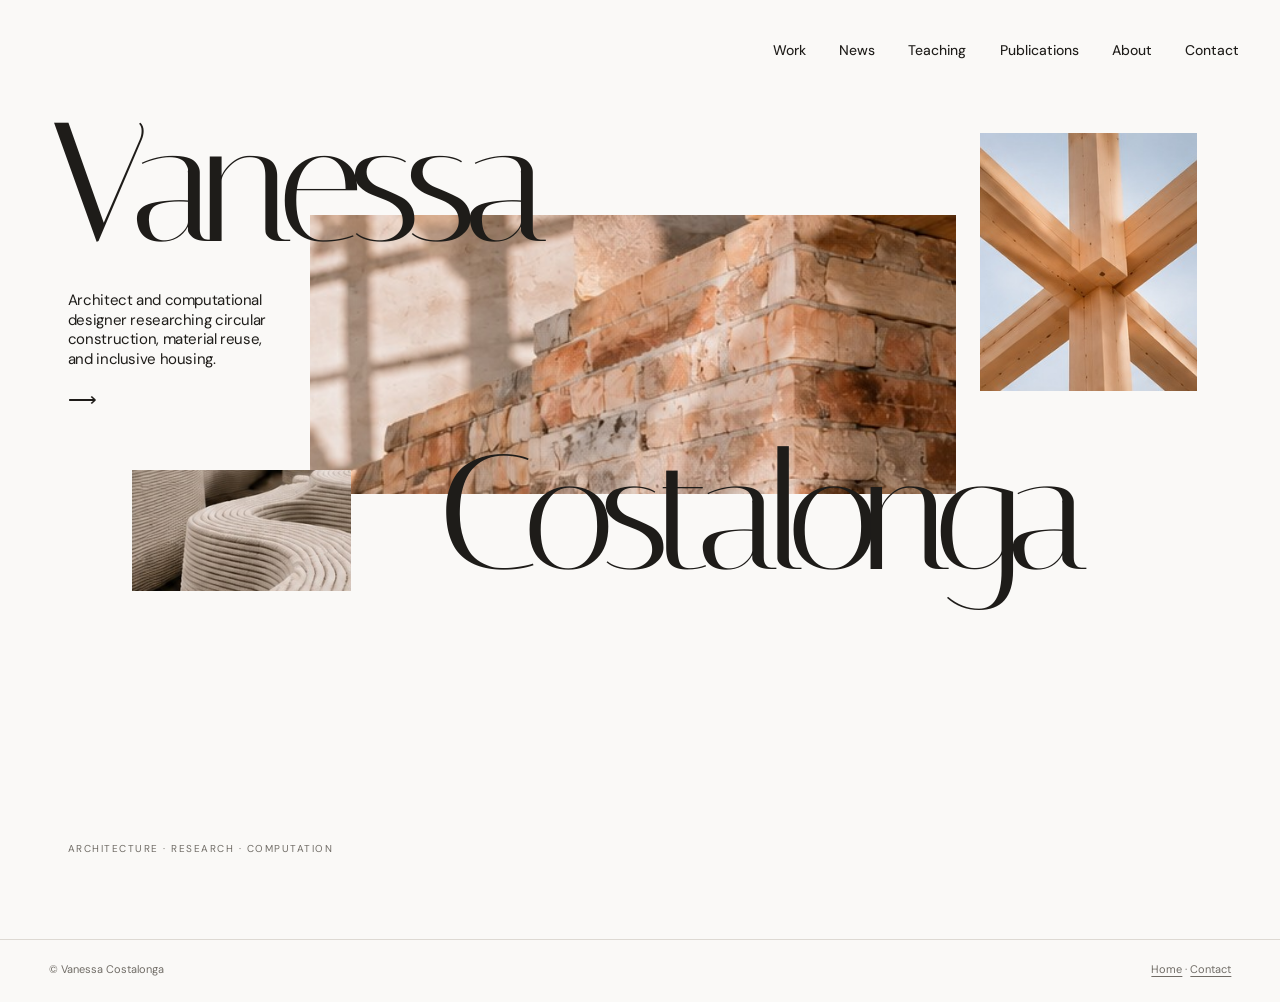
<file: index.html>
<!doctype html>
<html lang="en"><head><meta charset="utf-8"><meta name="viewport" content="width=device-width,initial-scale=1"><meta name="theme-color" content="#faf9f7"><meta name="description" content="Vanessa Costalonga — architecture, computational design, circular construction and inclusive housing."><link rel="icon" href="assets/favicon.svg" type="image/svg+xml"><link rel="stylesheet" href="assets/style.css"><title>Home — Vanessa Costalonga</title></head><body class="home"><a class="skip" href="#main">Skip to content</a><header class="site-header "><nav class="nav desktop-nav" aria-label="Primary navigation"><a href="work.html">Work</a><a href="news.html">News</a><a href="teaching.html">Teaching</a><a href="publications.html">Publications</a><a href="about.html">About</a><a href="contact.html">Contact</a></nav><details class="mobile-menu"><summary>Menu <span aria-hidden="true">☰</span></summary><nav class="mobile-dropdown" aria-label="Mobile navigation"><a href="work.html">Work</a><a href="news.html">News</a><a href="teaching.html">Teaching</a><a href="publications.html">Publications</a><a href="about.html">About</a><a href="contact.html">Contact</a></nav></details></header><main id="main"><section class="home-hero" aria-label="Introduction">
  <a class="hero-art hero-main" href="work.html" aria-label="Explore work"><img src="assets/brick-study.jpg" alt="Concept image of reclaimed brickwork" fetchpriority="high"></a>
  <a class="hero-art hero-wood" href="work.html" aria-label="Explore work"><img src="assets/timber-joint.jpg" alt="Concept image of timber joinery"></a>
  <a class="hero-art hero-print" href="work.html" aria-label="Explore work"><img src="assets/printed-material.jpg" alt="Concept image of layered printed material"></a>
  <a href="index.html" class="hero-name hero-first" aria-label="Vanessa Costalonga — Home">Vanessa</a>
  <div class="hero-description"><p>Architect and computational designer researching circular construction, material reuse, and inclusive housing.</p><a href="work.html" class="text-link" aria-label="Explore work"><span class="arrow" aria-hidden="true">⟶</span></a></div>
  <a href="index.html" class="hero-name hero-last" aria-label="Vanessa Costalonga — Home">Costalonga</a>
  <span class="hero-caption">Architecture · Research · Computation</span>
</section></main><footer class="site-footer"><span>© Vanessa Costalonga</span><span><a href="index.html">Home</a> · <a href="contact.html">Contact</a></span></footer></body></html
</file>
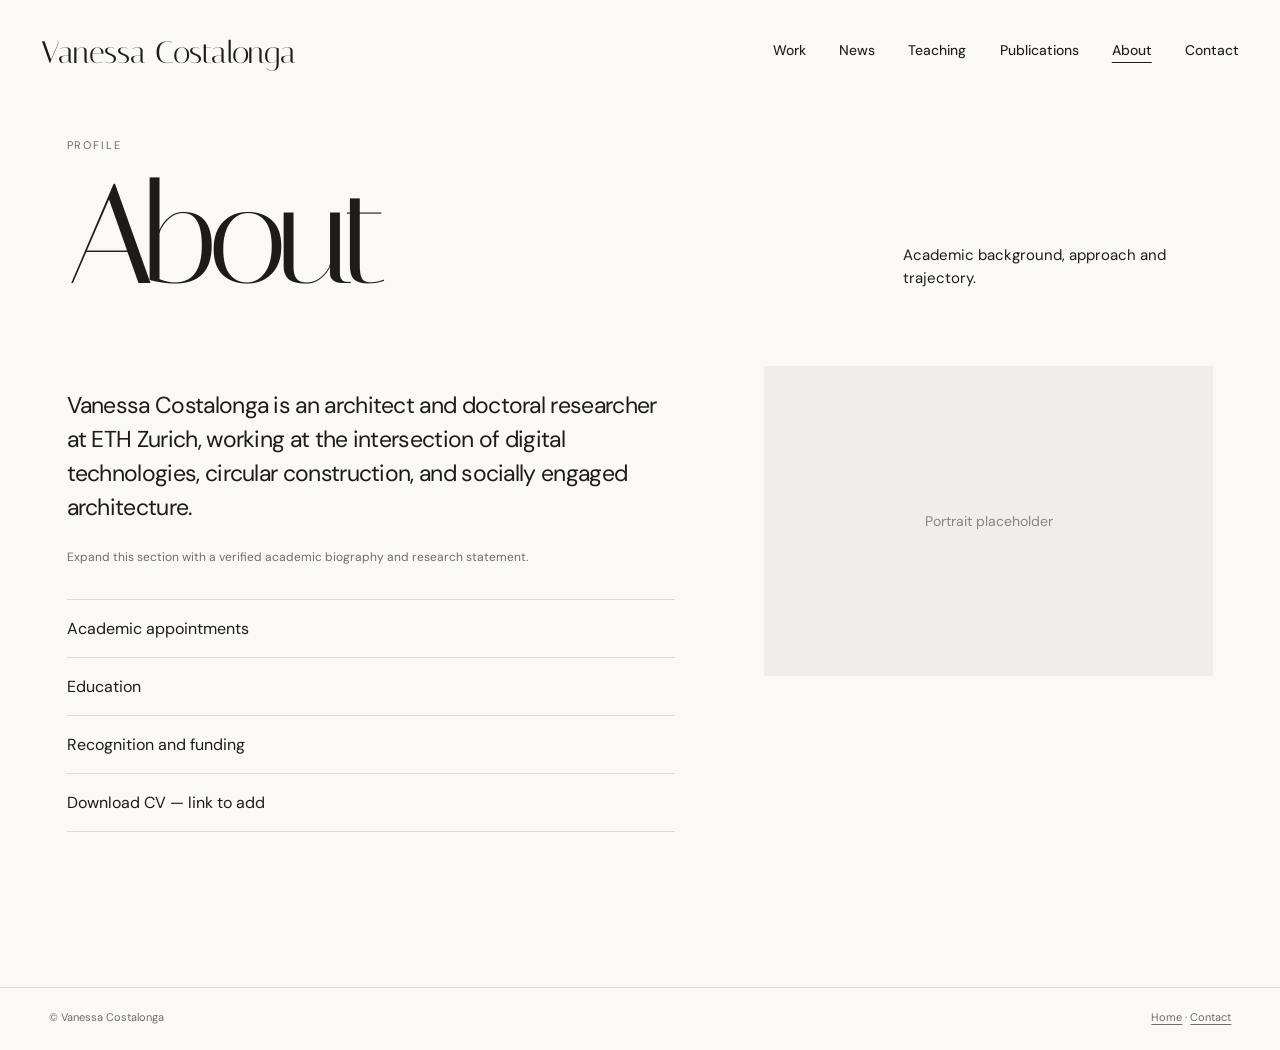
<file: about.html>
<!doctype html>
<html lang="en"><head><meta charset="utf-8"><meta name="viewport" content="width=device-width,initial-scale=1"><meta name="theme-color" content="#faf9f7"><meta name="description" content="Vanessa Costalonga — architecture, computational design, circular construction and inclusive housing."><link rel="icon" href="assets/favicon.svg" type="image/svg+xml"><link rel="stylesheet" href="assets/style.css"><title>About — Vanessa Costalonga</title></head><body class=""><a class="skip" href="#main">Skip to content</a><header class="site-header with-brand"><a class="small-brand" href="index.html" aria-label="Vanessa Costalonga — Home">Vanessa Costalonga</a><nav class="nav desktop-nav" aria-label="Primary navigation"><a href="work.html">Work</a><a href="news.html">News</a><a href="teaching.html">Teaching</a><a href="publications.html">Publications</a><a href="about.html" aria-current="page">About</a><a href="contact.html">Contact</a></nav><details class="mobile-menu"><summary>Menu <span aria-hidden="true">☰</span></summary><nav class="mobile-dropdown" aria-label="Mobile navigation"><a href="work.html">Work</a><a href="news.html">News</a><a href="teaching.html">Teaching</a><a href="publications.html">Publications</a><a href="about.html" aria-current="page">About</a><a href="contact.html">Contact</a></nav></details></header><main id="main"><section class="page"><div class="page-head"><div><p class="eyebrow">Profile</p><h1>About</h1></div><p class="page-lede">Academic background, approach and trajectory.</p></div><div class="two-cols"><div><p class="reading-copy">Vanessa Costalonga is an architect and doctoral researcher at ETH Zurich, working at the intersection of digital technologies, circular construction, and socially engaged architecture.</p><p class="note">Expand this section with a verified academic biography and research statement.</p><ul class="rule-list"><li>Academic appointments</li><li>Education</li><li>Recognition and funding</li><li>Download CV — link to add</li></ul></div><div class="surface-block">Portrait placeholder</div></div></section></main><footer class="site-footer"><span>© Vanessa Costalonga</span><span><a href="index.html">Home</a> · <a href="contact.html">Contact</a></span></footer></body></html>
</file>
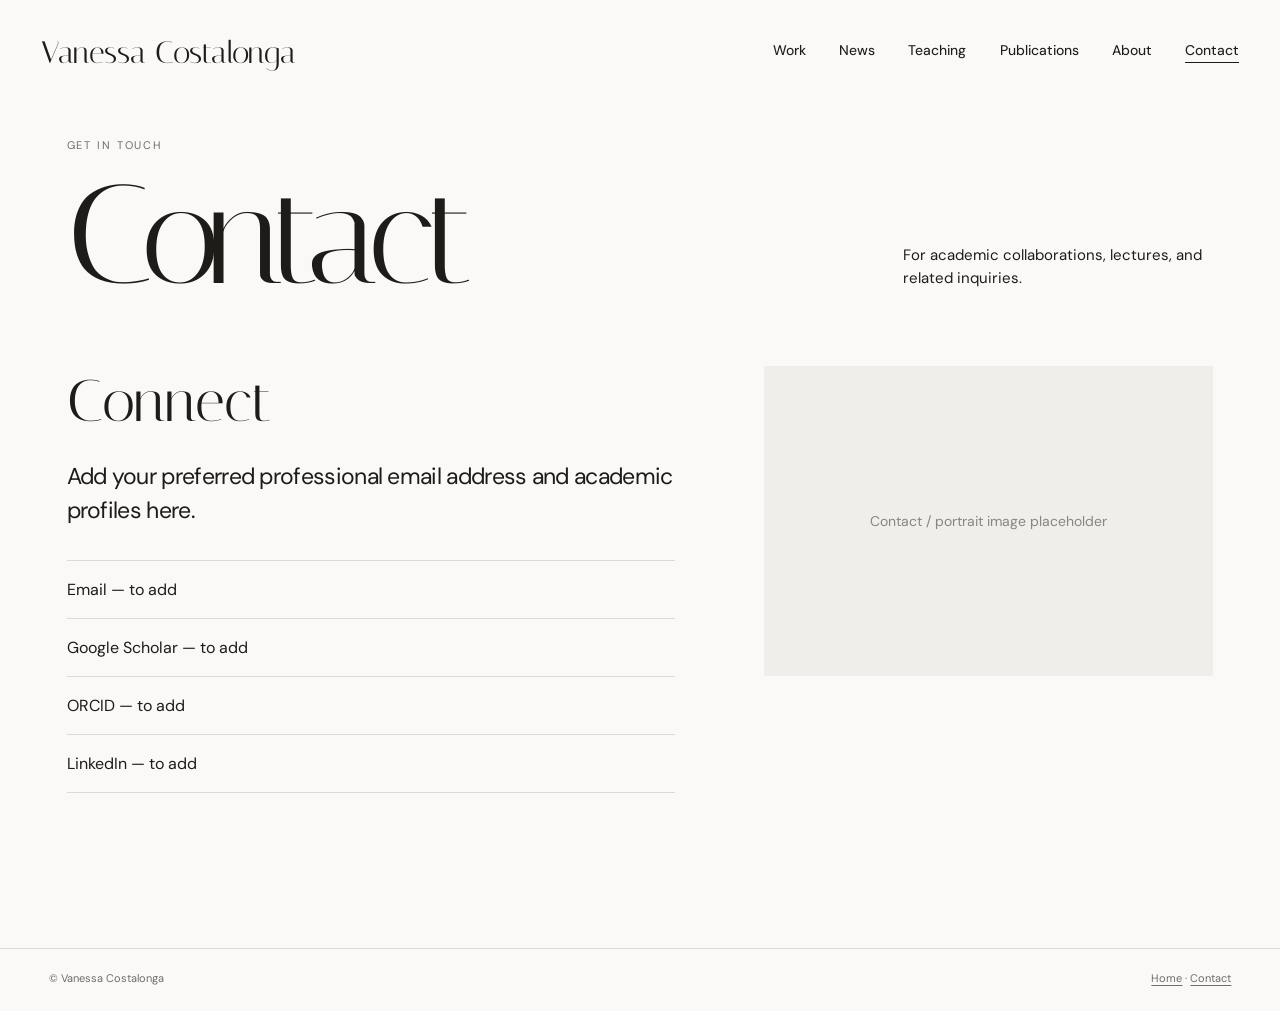
<file: contact.html>
<!doctype html>
<html lang="en"><head><meta charset="utf-8"><meta name="viewport" content="width=device-width,initial-scale=1"><meta name="theme-color" content="#faf9f7"><meta name="description" content="Vanessa Costalonga — architecture, computational design, circular construction and inclusive housing."><link rel="icon" href="assets/favicon.svg" type="image/svg+xml"><link rel="stylesheet" href="assets/style.css"><title>Contact — Vanessa Costalonga</title></head><body class=""><a class="skip" href="#main">Skip to content</a><header class="site-header with-brand"><a class="small-brand" href="index.html" aria-label="Vanessa Costalonga — Home">Vanessa Costalonga</a><nav class="nav desktop-nav" aria-label="Primary navigation"><a href="work.html">Work</a><a href="news.html">News</a><a href="teaching.html">Teaching</a><a href="publications.html">Publications</a><a href="about.html">About</a><a href="contact.html" aria-current="page">Contact</a></nav><details class="mobile-menu"><summary>Menu <span aria-hidden="true">☰</span></summary><nav class="mobile-dropdown" aria-label="Mobile navigation"><a href="work.html">Work</a><a href="news.html">News</a><a href="teaching.html">Teaching</a><a href="publications.html">Publications</a><a href="about.html">About</a><a href="contact.html" aria-current="page">Contact</a></nav></details></header><main id="main"><section class="page"><div class="page-head"><div><p class="eyebrow">Get in touch</p><h1>Contact</h1></div><p class="page-lede">For academic collaborations, lectures, and related inquiries.</p></div><div class="two-cols"><div><h2 class="subheading">Connect</h2><p class="reading-copy">Add your preferred professional email address and academic profiles here.</p><ul class="rule-list"><li>Email — to add</li><li>Google Scholar — to add</li><li>ORCID — to add</li><li>LinkedIn — to add</li></ul></div><div class="surface-block">Contact / portrait image placeholder</div></div></section></main><footer class="site-footer"><span>© Vanessa Costalonga</span><span><a href="index.html">Home</a> · <a href="contact.html">Contact</a></span></footer></body></html>
</file>
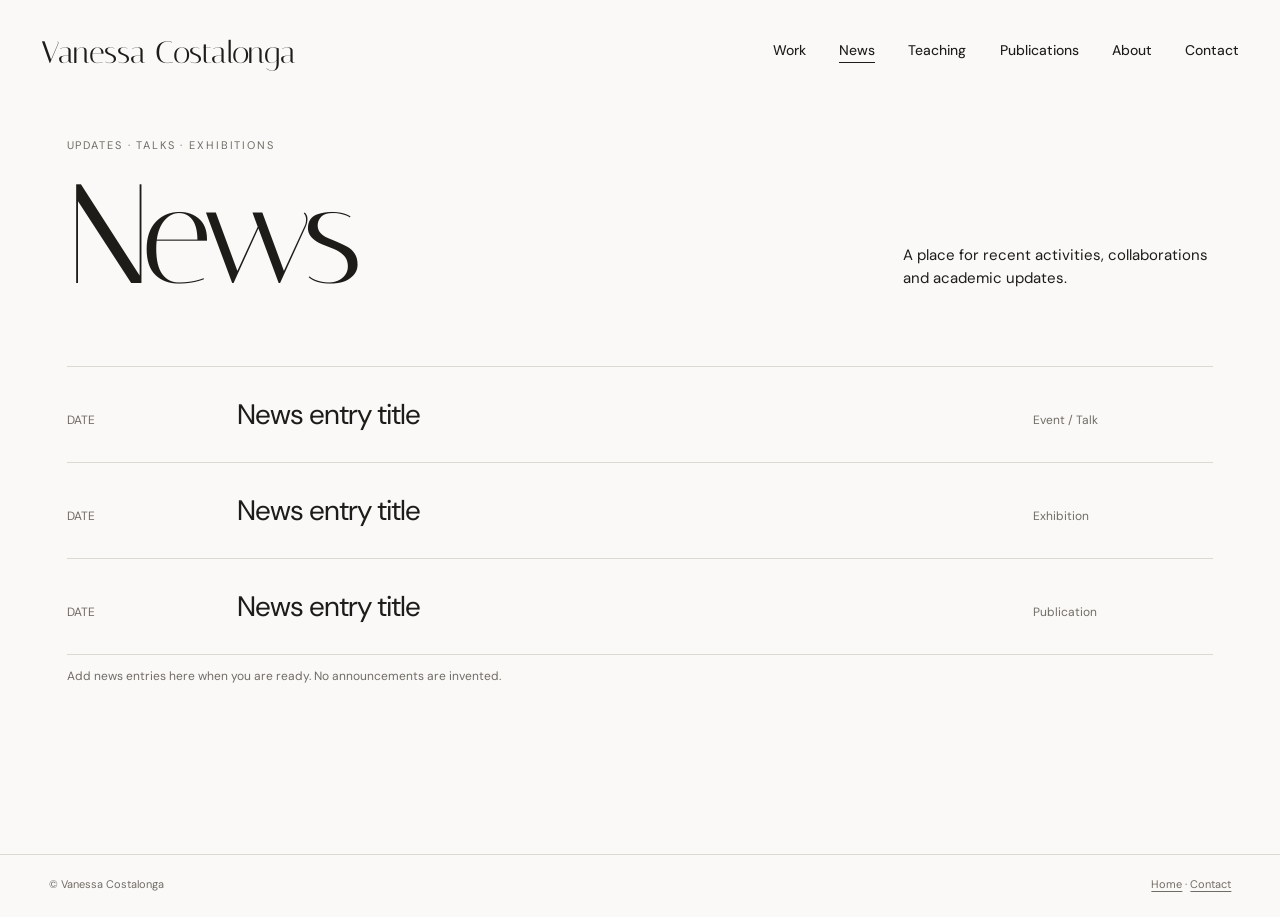
<file: news.html>
<!doctype html>
<html lang="en"><head><meta charset="utf-8"><meta name="viewport" content="width=device-width,initial-scale=1"><meta name="theme-color" content="#faf9f7"><meta name="description" content="Vanessa Costalonga — architecture, computational design, circular construction and inclusive housing."><link rel="icon" href="assets/favicon.svg" type="image/svg+xml"><link rel="stylesheet" href="assets/style.css"><title>News — Vanessa Costalonga</title></head><body class=""><a class="skip" href="#main">Skip to content</a><header class="site-header with-brand"><a class="small-brand" href="index.html" aria-label="Vanessa Costalonga — Home">Vanessa Costalonga</a><nav class="nav desktop-nav" aria-label="Primary navigation"><a href="work.html">Work</a><a href="news.html" aria-current="page">News</a><a href="teaching.html">Teaching</a><a href="publications.html">Publications</a><a href="about.html">About</a><a href="contact.html">Contact</a></nav><details class="mobile-menu"><summary>Menu <span aria-hidden="true">☰</span></summary><nav class="mobile-dropdown" aria-label="Mobile navigation"><a href="work.html">Work</a><a href="news.html" aria-current="page">News</a><a href="teaching.html">Teaching</a><a href="publications.html">Publications</a><a href="about.html">About</a><a href="contact.html">Contact</a></nav></details></header><main id="main"><section class="page"><div class="page-head"><div><p class="eyebrow">Updates · Talks · Exhibitions</p><h1>News</h1></div><p class="page-lede">A place for recent activities, collaborations and academic updates.</p></div><div class="archive-list">
 <div class="archive-item"><span>DATE</span><strong>News entry title</strong><span>Event / Talk</span></div>
 <div class="archive-item"><span>DATE</span><strong>News entry title</strong><span>Exhibition</span></div>
 <div class="archive-item"><span>DATE</span><strong>News entry title</strong><span>Publication</span></div>
 </div><p class="note">Add news entries here when you are ready. No announcements are invented.</p></section></main><footer class="site-footer"><span>© Vanessa Costalonga</span><span><a href="index.html">Home</a> · <a href="contact.html">Contact</a></span></footer></body></html>
</file>
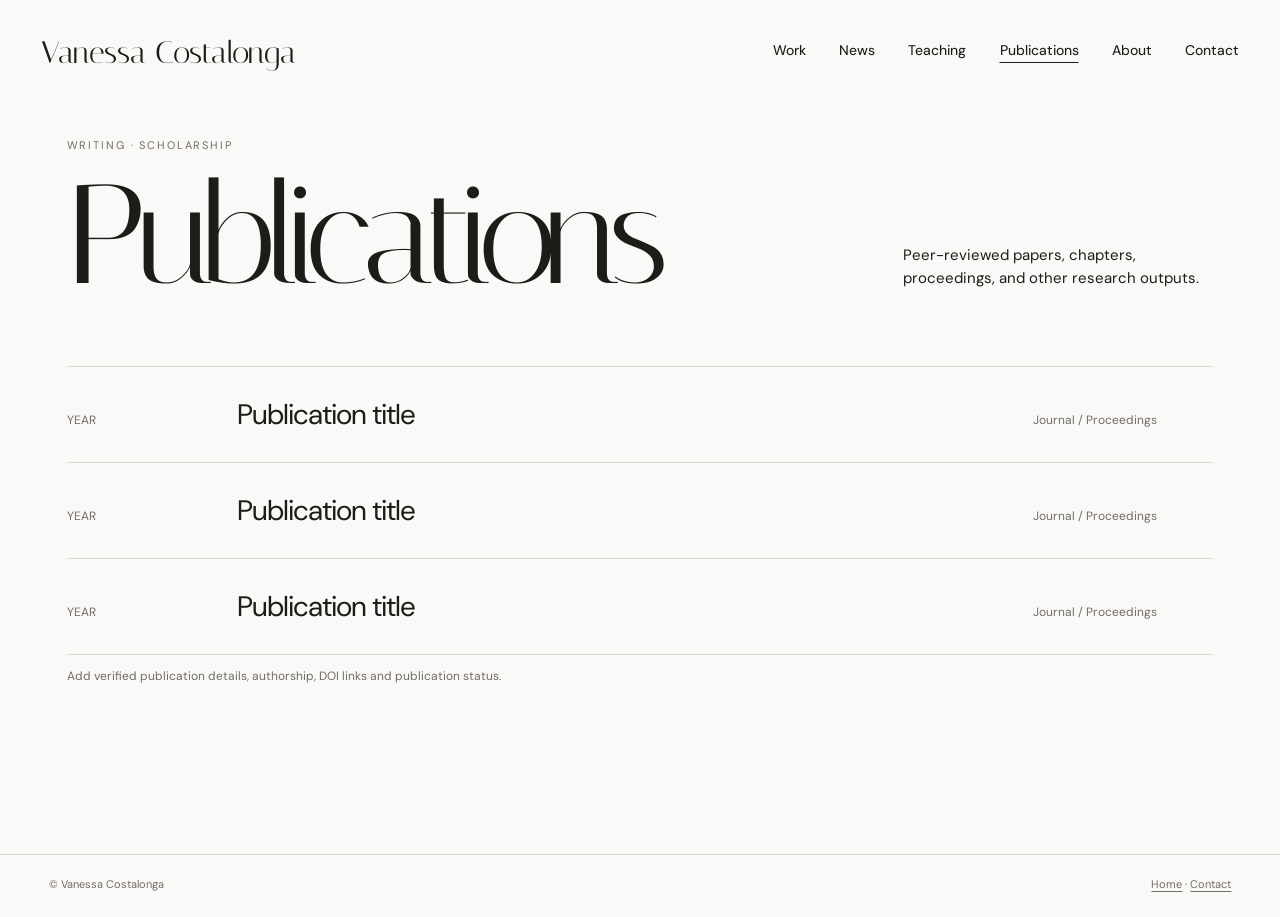
<file: publications.html>
<!doctype html>
<html lang="en"><head><meta charset="utf-8"><meta name="viewport" content="width=device-width,initial-scale=1"><meta name="theme-color" content="#faf9f7"><meta name="description" content="Vanessa Costalonga — architecture, computational design, circular construction and inclusive housing."><link rel="icon" href="assets/favicon.svg" type="image/svg+xml"><link rel="stylesheet" href="assets/style.css"><title>Publications — Vanessa Costalonga</title></head><body class=""><a class="skip" href="#main">Skip to content</a><header class="site-header with-brand"><a class="small-brand" href="index.html" aria-label="Vanessa Costalonga — Home">Vanessa Costalonga</a><nav class="nav desktop-nav" aria-label="Primary navigation"><a href="work.html">Work</a><a href="news.html">News</a><a href="teaching.html">Teaching</a><a href="publications.html" aria-current="page">Publications</a><a href="about.html">About</a><a href="contact.html">Contact</a></nav><details class="mobile-menu"><summary>Menu <span aria-hidden="true">☰</span></summary><nav class="mobile-dropdown" aria-label="Mobile navigation"><a href="work.html">Work</a><a href="news.html">News</a><a href="teaching.html">Teaching</a><a href="publications.html" aria-current="page">Publications</a><a href="about.html">About</a><a href="contact.html">Contact</a></nav></details></header><main id="main"><section class="page"><div class="page-head"><div><p class="eyebrow">Writing · Scholarship</p><h1>Publications</h1></div><p class="page-lede">Peer-reviewed papers, chapters, proceedings, and other research outputs.</p></div><div class="archive-list"><div class="archive-item"><span>YEAR</span><strong>Publication title</strong><span>Journal / Proceedings</span></div><div class="archive-item"><span>YEAR</span><strong>Publication title</strong><span>Journal / Proceedings</span></div><div class="archive-item"><span>YEAR</span><strong>Publication title</strong><span>Journal / Proceedings</span></div></div><p class="note">Add verified publication details, authorship, DOI links and publication status.</p></section></main><footer class="site-footer"><span>© Vanessa Costalonga</span><span><a href="index.html">Home</a> · <a href="contact.html">Contact</a></span></footer></body></html>
</file>
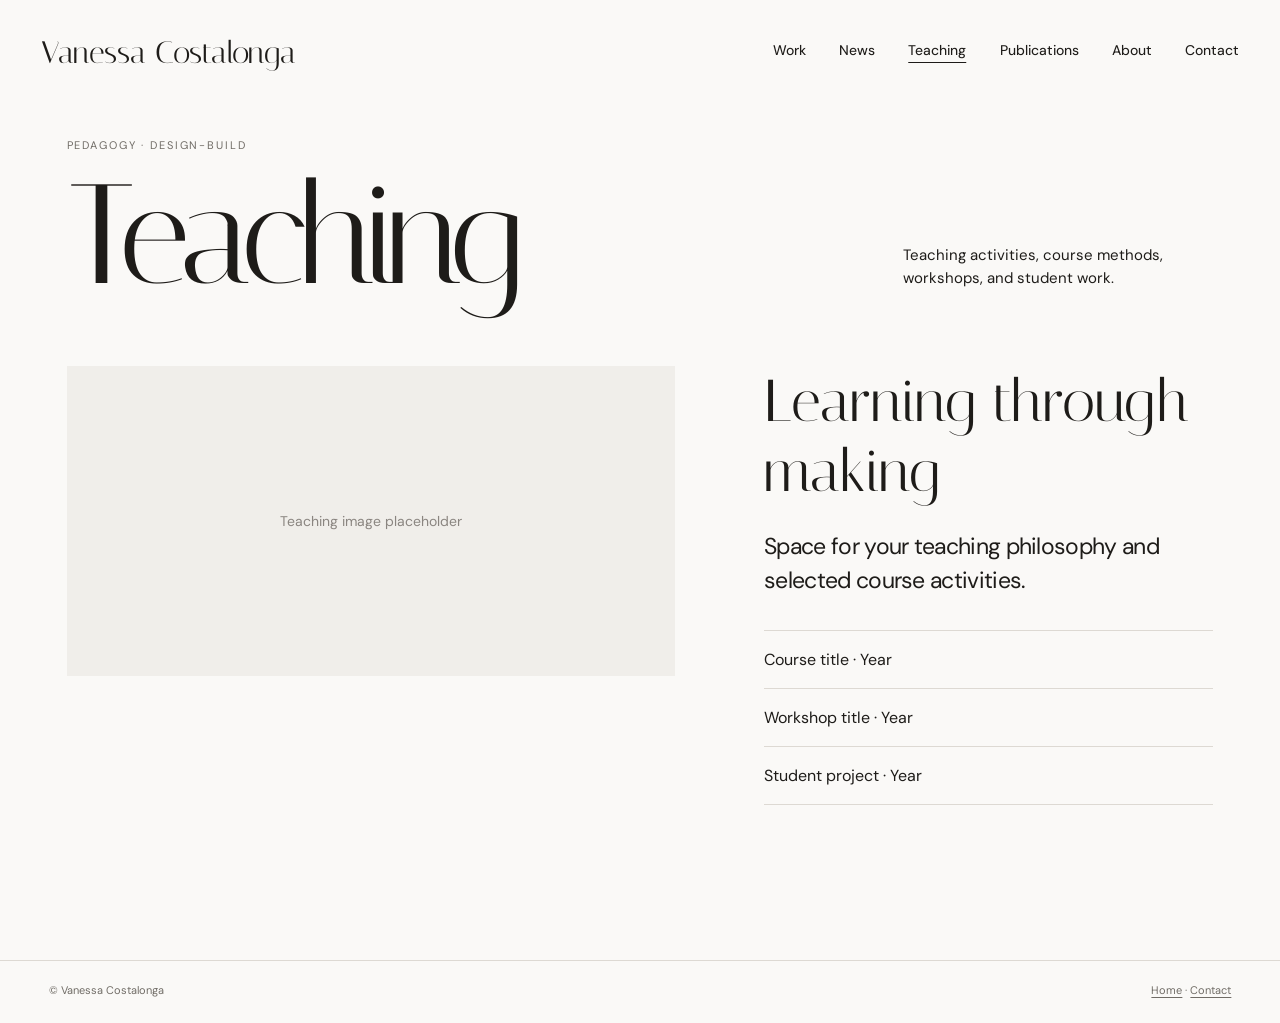
<file: teaching.html>
<!doctype html>
<html lang="en"><head><meta charset="utf-8"><meta name="viewport" content="width=device-width,initial-scale=1"><meta name="theme-color" content="#faf9f7"><meta name="description" content="Vanessa Costalonga — architecture, computational design, circular construction and inclusive housing."><link rel="icon" href="assets/favicon.svg" type="image/svg+xml"><link rel="stylesheet" href="assets/style.css"><title>Teaching — Vanessa Costalonga</title></head><body class=""><a class="skip" href="#main">Skip to content</a><header class="site-header with-brand"><a class="small-brand" href="index.html" aria-label="Vanessa Costalonga — Home">Vanessa Costalonga</a><nav class="nav desktop-nav" aria-label="Primary navigation"><a href="work.html">Work</a><a href="news.html">News</a><a href="teaching.html" aria-current="page">Teaching</a><a href="publications.html">Publications</a><a href="about.html">About</a><a href="contact.html">Contact</a></nav><details class="mobile-menu"><summary>Menu <span aria-hidden="true">☰</span></summary><nav class="mobile-dropdown" aria-label="Mobile navigation"><a href="work.html">Work</a><a href="news.html">News</a><a href="teaching.html" aria-current="page">Teaching</a><a href="publications.html">Publications</a><a href="about.html">About</a><a href="contact.html">Contact</a></nav></details></header><main id="main"><section class="page"><div class="page-head"><div><p class="eyebrow">Pedagogy · Design-build</p><h1>Teaching</h1></div><p class="page-lede">Teaching activities, course methods, workshops, and student work.</p></div><div class="two-cols"><div class="surface-block">Teaching image placeholder</div><div><h2 class="subheading">Learning through making</h2><p class="reading-copy">Space for your teaching philosophy and selected course activities.</p><ul class="rule-list"><li>Course title · Year</li><li>Workshop title · Year</li><li>Student project · Year</li></ul></div></div></section></main><footer class="site-footer"><span>© Vanessa Costalonga</span><span><a href="index.html">Home</a> · <a href="contact.html">Contact</a></span></footer></body></html>
</file>
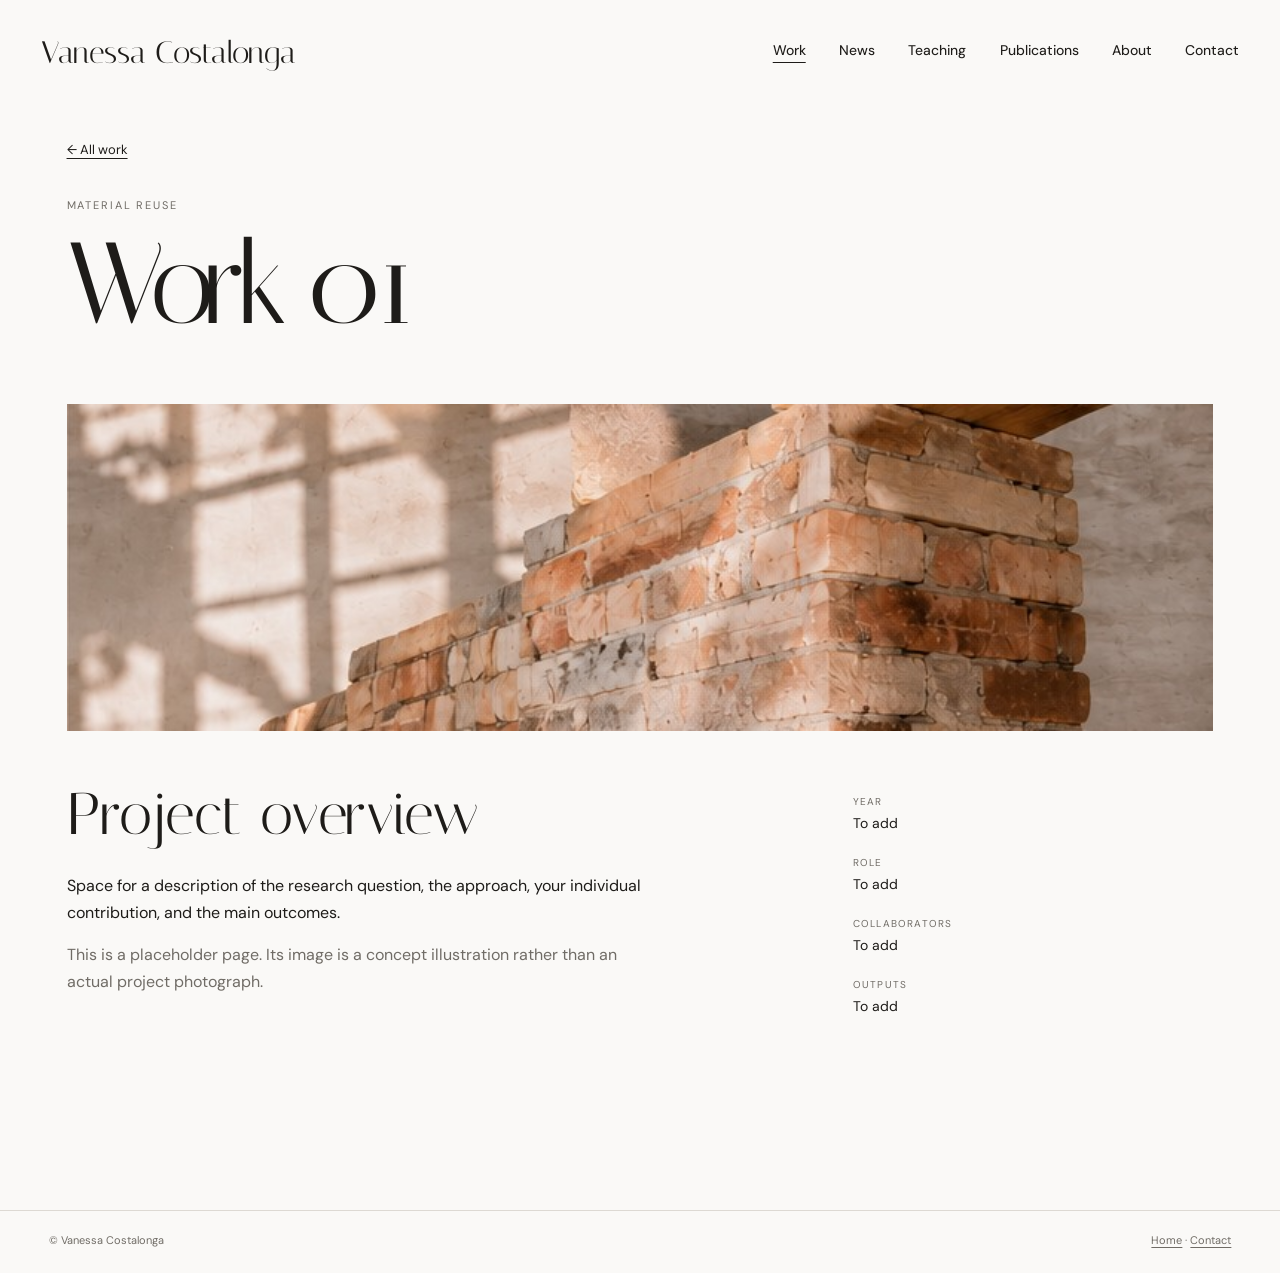
<file: work-01.html>
<!doctype html>
<html lang="en"><head><meta charset="utf-8"><meta name="viewport" content="width=device-width,initial-scale=1"><meta name="theme-color" content="#faf9f7"><meta name="description" content="Vanessa Costalonga — architecture, computational design, circular construction and inclusive housing."><link rel="icon" href="assets/favicon.svg" type="image/svg+xml"><link rel="stylesheet" href="assets/style.css"><title>Work 01 — Vanessa Costalonga</title></head><body class=""><a class="skip" href="#main">Skip to content</a><header class="site-header with-brand"><a class="small-brand" href="index.html" aria-label="Vanessa Costalonga — Home">Vanessa Costalonga</a><nav class="nav desktop-nav" aria-label="Primary navigation"><a href="work.html" aria-current="page">Work</a><a href="news.html">News</a><a href="teaching.html">Teaching</a><a href="publications.html">Publications</a><a href="about.html">About</a><a href="contact.html">Contact</a></nav><details class="mobile-menu"><summary>Menu <span aria-hidden="true">☰</span></summary><nav class="mobile-dropdown" aria-label="Mobile navigation"><a href="work.html" aria-current="page">Work</a><a href="news.html">News</a><a href="teaching.html">Teaching</a><a href="publications.html">Publications</a><a href="about.html">About</a><a href="contact.html">Contact</a></nav></details></header><main id="main"><section class="page"><a class="detail-back" href="work.html">← All work</a><p class="eyebrow">Material reuse</p><div class="page-head"><h1 style="font-size:clamp(64px,9vw,140px)">Work 01</h1></div><img class="detail-image" src="assets/brick-study.jpg" alt="Illustrative project image"><div class="detail-grid"><div><h2 class="subheading">Project overview</h2><p>Space for a description of the research question, the approach, your individual contribution, and the main outcomes.</p><p class="note">This is a placeholder page. Its image is a concept illustration rather than an actual project photograph.</p></div><dl><dt>Year</dt><dd>To add</dd><dt>Role</dt><dd>To add</dd><dt>Collaborators</dt><dd>To add</dd><dt>Outputs</dt><dd>To add</dd></dl></div></section></main><footer class="site-footer"><span>© Vanessa Costalonga</span><span><a href="index.html">Home</a> · <a href="contact.html">Contact</a></span></footer></body></html>
</file>
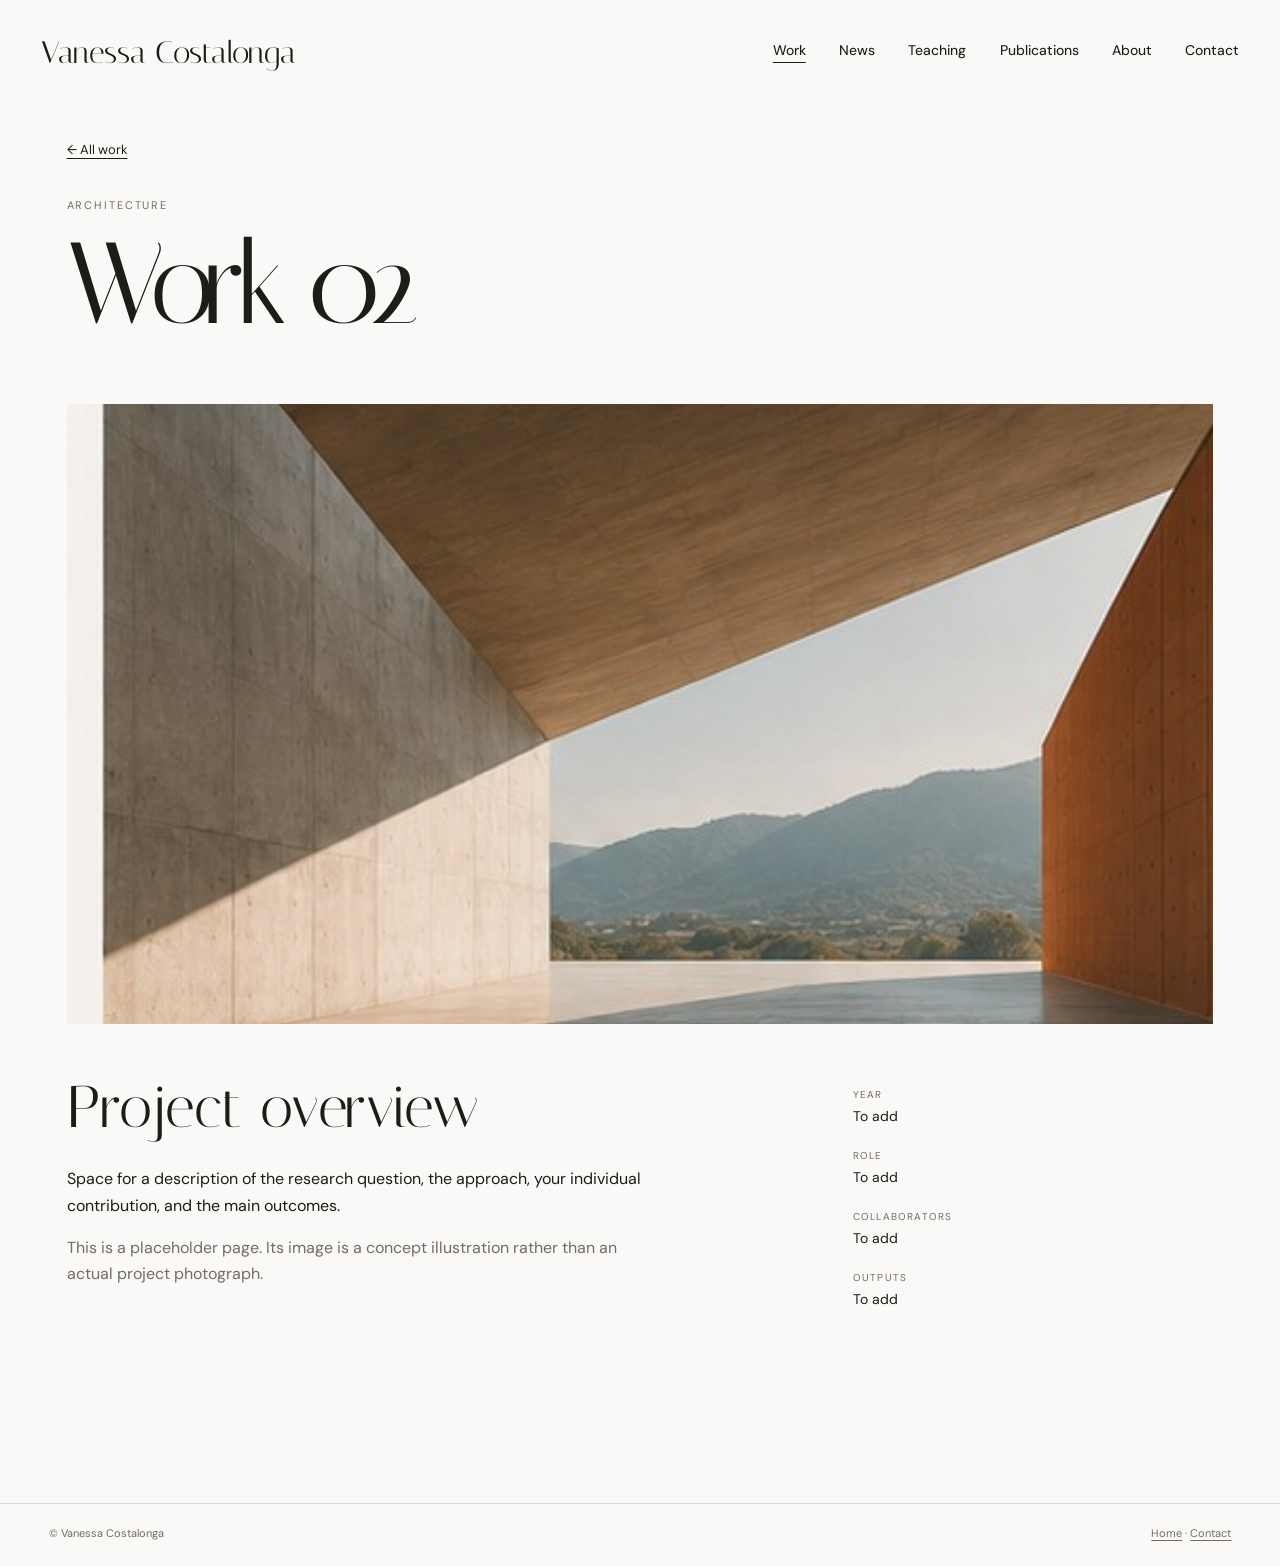
<file: work-02.html>
<!doctype html>
<html lang="en"><head><meta charset="utf-8"><meta name="viewport" content="width=device-width,initial-scale=1"><meta name="theme-color" content="#faf9f7"><meta name="description" content="Vanessa Costalonga — architecture, computational design, circular construction and inclusive housing."><link rel="icon" href="assets/favicon.svg" type="image/svg+xml"><link rel="stylesheet" href="assets/style.css"><title>Work 02 — Vanessa Costalonga</title></head><body class=""><a class="skip" href="#main">Skip to content</a><header class="site-header with-brand"><a class="small-brand" href="index.html" aria-label="Vanessa Costalonga — Home">Vanessa Costalonga</a><nav class="nav desktop-nav" aria-label="Primary navigation"><a href="work.html" aria-current="page">Work</a><a href="news.html">News</a><a href="teaching.html">Teaching</a><a href="publications.html">Publications</a><a href="about.html">About</a><a href="contact.html">Contact</a></nav><details class="mobile-menu"><summary>Menu <span aria-hidden="true">☰</span></summary><nav class="mobile-dropdown" aria-label="Mobile navigation"><a href="work.html" aria-current="page">Work</a><a href="news.html">News</a><a href="teaching.html">Teaching</a><a href="publications.html">Publications</a><a href="about.html">About</a><a href="contact.html">Contact</a></nav></details></header><main id="main"><section class="page"><a class="detail-back" href="work.html">← All work</a><p class="eyebrow">Architecture</p><div class="page-head"><h1 style="font-size:clamp(64px,9vw,140px)">Work 02</h1></div><img class="detail-image" src="assets/courtyard.jpg" alt="Illustrative project image"><div class="detail-grid"><div><h2 class="subheading">Project overview</h2><p>Space for a description of the research question, the approach, your individual contribution, and the main outcomes.</p><p class="note">This is a placeholder page. Its image is a concept illustration rather than an actual project photograph.</p></div><dl><dt>Year</dt><dd>To add</dd><dt>Role</dt><dd>To add</dd><dt>Collaborators</dt><dd>To add</dd><dt>Outputs</dt><dd>To add</dd></dl></div></section></main><footer class="site-footer"><span>© Vanessa Costalonga</span><span><a href="index.html">Home</a> · <a href="contact.html">Contact</a></span></footer></body></html>
</file>
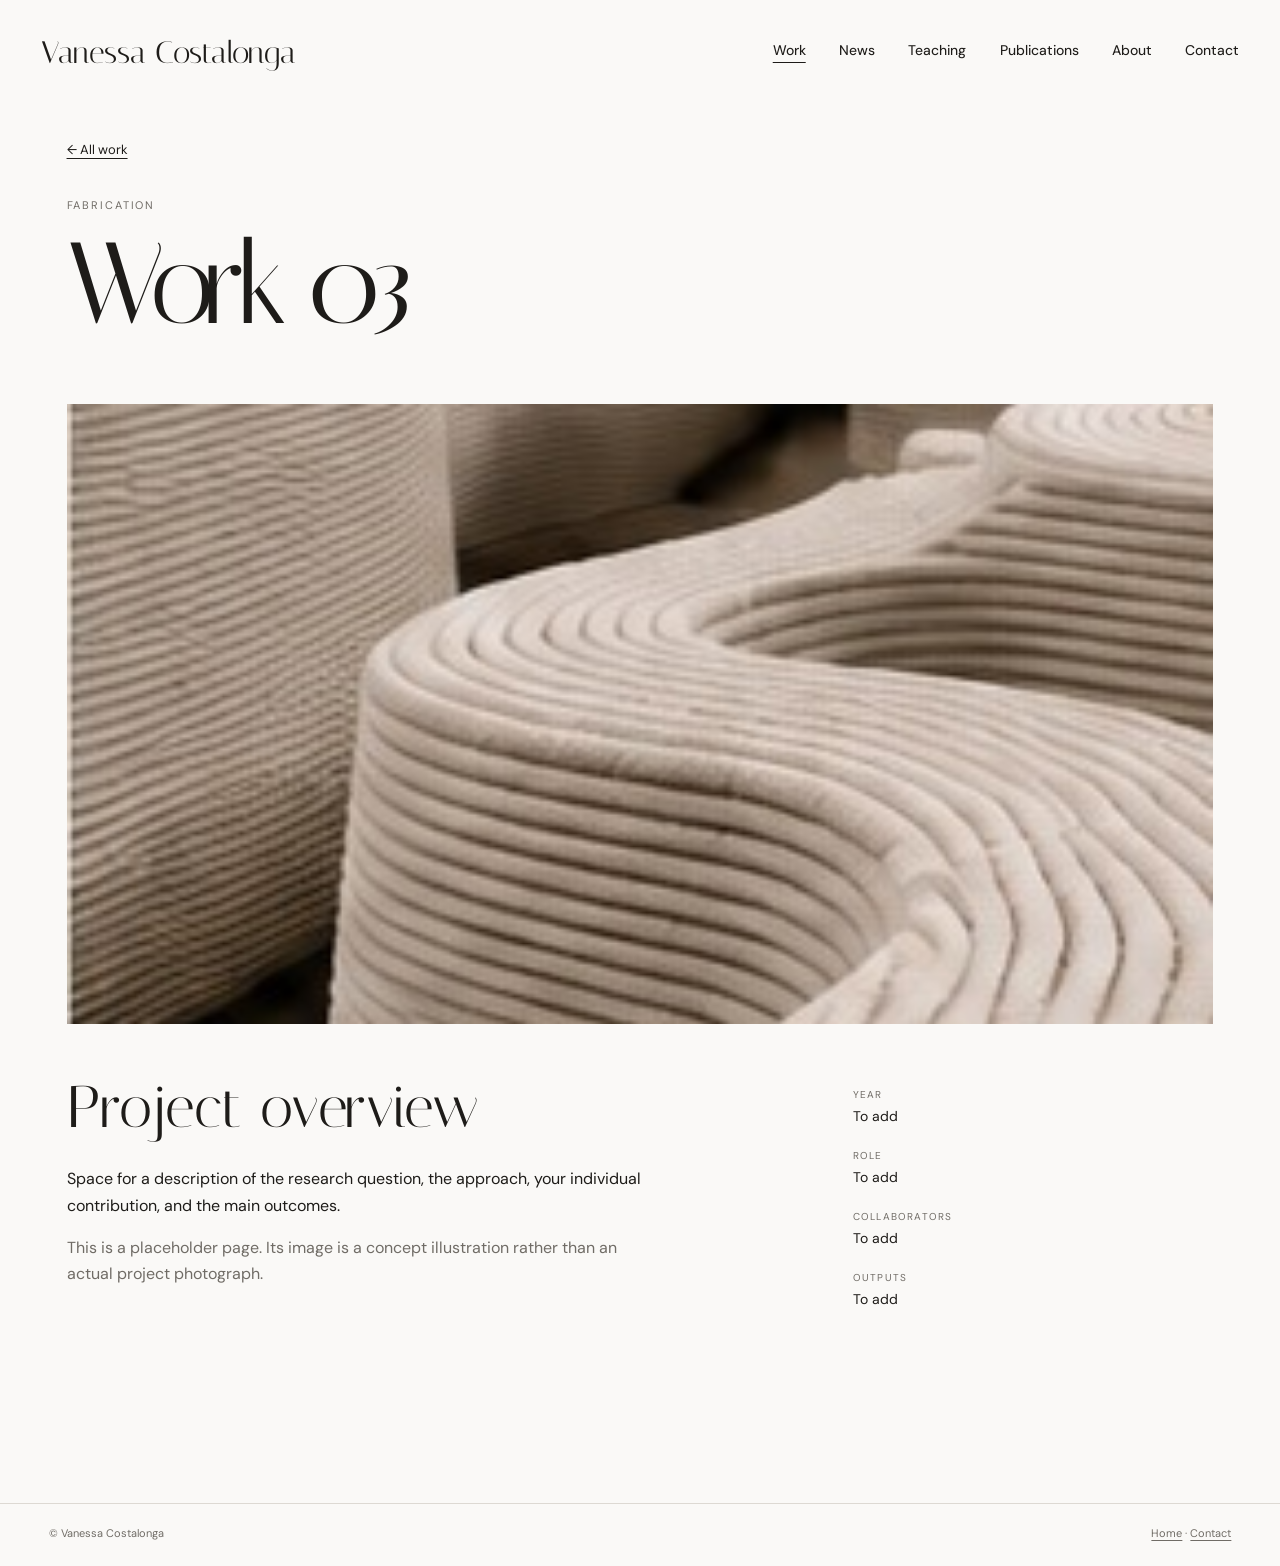
<file: work-03.html>
<!doctype html>
<html lang="en"><head><meta charset="utf-8"><meta name="viewport" content="width=device-width,initial-scale=1"><meta name="theme-color" content="#faf9f7"><meta name="description" content="Vanessa Costalonga — architecture, computational design, circular construction and inclusive housing."><link rel="icon" href="assets/favicon.svg" type="image/svg+xml"><link rel="stylesheet" href="assets/style.css"><title>Work 03 — Vanessa Costalonga</title></head><body class=""><a class="skip" href="#main">Skip to content</a><header class="site-header with-brand"><a class="small-brand" href="index.html" aria-label="Vanessa Costalonga — Home">Vanessa Costalonga</a><nav class="nav desktop-nav" aria-label="Primary navigation"><a href="work.html" aria-current="page">Work</a><a href="news.html">News</a><a href="teaching.html">Teaching</a><a href="publications.html">Publications</a><a href="about.html">About</a><a href="contact.html">Contact</a></nav><details class="mobile-menu"><summary>Menu <span aria-hidden="true">☰</span></summary><nav class="mobile-dropdown" aria-label="Mobile navigation"><a href="work.html" aria-current="page">Work</a><a href="news.html">News</a><a href="teaching.html">Teaching</a><a href="publications.html">Publications</a><a href="about.html">About</a><a href="contact.html">Contact</a></nav></details></header><main id="main"><section class="page"><a class="detail-back" href="work.html">← All work</a><p class="eyebrow">Fabrication</p><div class="page-head"><h1 style="font-size:clamp(64px,9vw,140px)">Work 03</h1></div><img class="detail-image" src="assets/printed-material.jpg" alt="Illustrative project image"><div class="detail-grid"><div><h2 class="subheading">Project overview</h2><p>Space for a description of the research question, the approach, your individual contribution, and the main outcomes.</p><p class="note">This is a placeholder page. Its image is a concept illustration rather than an actual project photograph.</p></div><dl><dt>Year</dt><dd>To add</dd><dt>Role</dt><dd>To add</dd><dt>Collaborators</dt><dd>To add</dd><dt>Outputs</dt><dd>To add</dd></dl></div></section></main><footer class="site-footer"><span>© Vanessa Costalonga</span><span><a href="index.html">Home</a> · <a href="contact.html">Contact</a></span></footer></body></html>
</file>
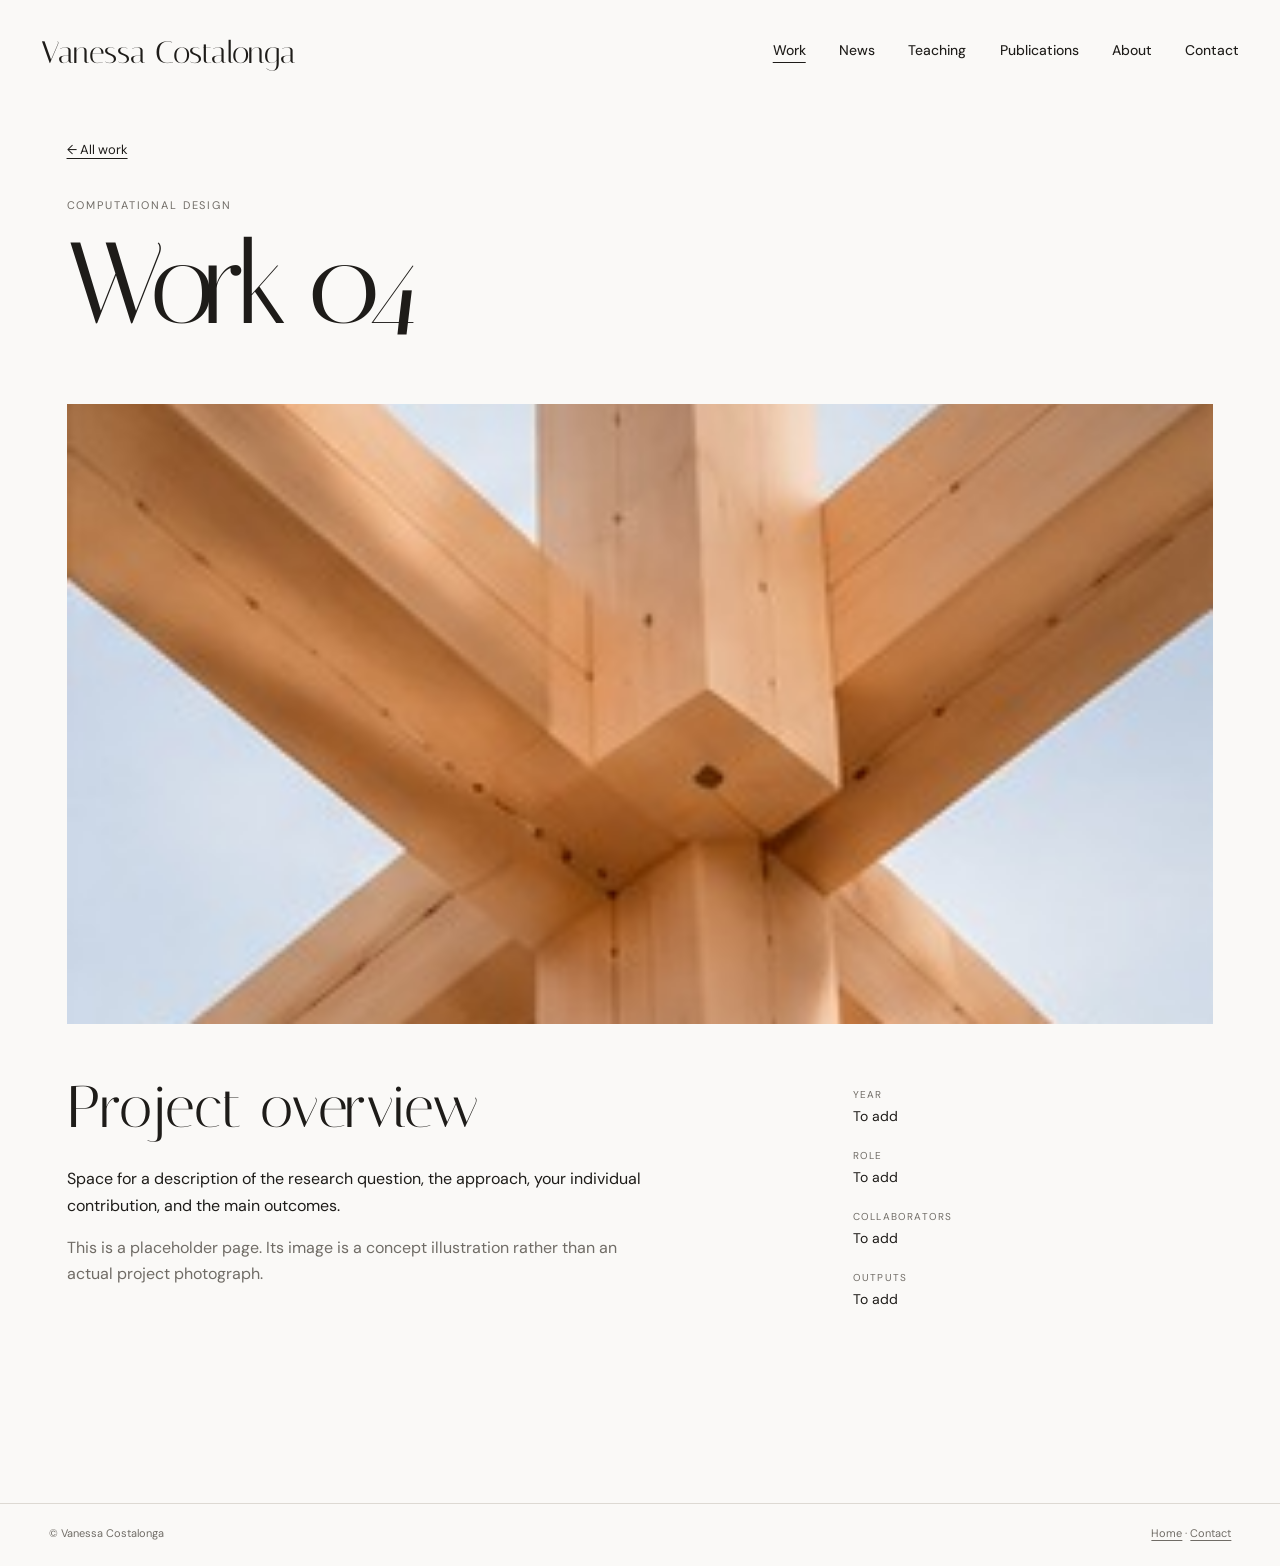
<file: work-04.html>
<!doctype html>
<html lang="en"><head><meta charset="utf-8"><meta name="viewport" content="width=device-width,initial-scale=1"><meta name="theme-color" content="#faf9f7"><meta name="description" content="Vanessa Costalonga — architecture, computational design, circular construction and inclusive housing."><link rel="icon" href="assets/favicon.svg" type="image/svg+xml"><link rel="stylesheet" href="assets/style.css"><title>Work 04 — Vanessa Costalonga</title></head><body class=""><a class="skip" href="#main">Skip to content</a><header class="site-header with-brand"><a class="small-brand" href="index.html" aria-label="Vanessa Costalonga — Home">Vanessa Costalonga</a><nav class="nav desktop-nav" aria-label="Primary navigation"><a href="work.html" aria-current="page">Work</a><a href="news.html">News</a><a href="teaching.html">Teaching</a><a href="publications.html">Publications</a><a href="about.html">About</a><a href="contact.html">Contact</a></nav><details class="mobile-menu"><summary>Menu <span aria-hidden="true">☰</span></summary><nav class="mobile-dropdown" aria-label="Mobile navigation"><a href="work.html" aria-current="page">Work</a><a href="news.html">News</a><a href="teaching.html">Teaching</a><a href="publications.html">Publications</a><a href="about.html">About</a><a href="contact.html">Contact</a></nav></details></header><main id="main"><section class="page"><a class="detail-back" href="work.html">← All work</a><p class="eyebrow">Computational design</p><div class="page-head"><h1 style="font-size:clamp(64px,9vw,140px)">Work 04</h1></div><img class="detail-image" src="assets/timber-joint.jpg" alt="Illustrative project image"><div class="detail-grid"><div><h2 class="subheading">Project overview</h2><p>Space for a description of the research question, the approach, your individual contribution, and the main outcomes.</p><p class="note">This is a placeholder page. Its image is a concept illustration rather than an actual project photograph.</p></div><dl><dt>Year</dt><dd>To add</dd><dt>Role</dt><dd>To add</dd><dt>Collaborators</dt><dd>To add</dd><dt>Outputs</dt><dd>To add</dd></dl></div></section></main><footer class="site-footer"><span>© Vanessa Costalonga</span><span><a href="index.html">Home</a> · <a href="contact.html">Contact</a></span></footer></body></html>
</file>
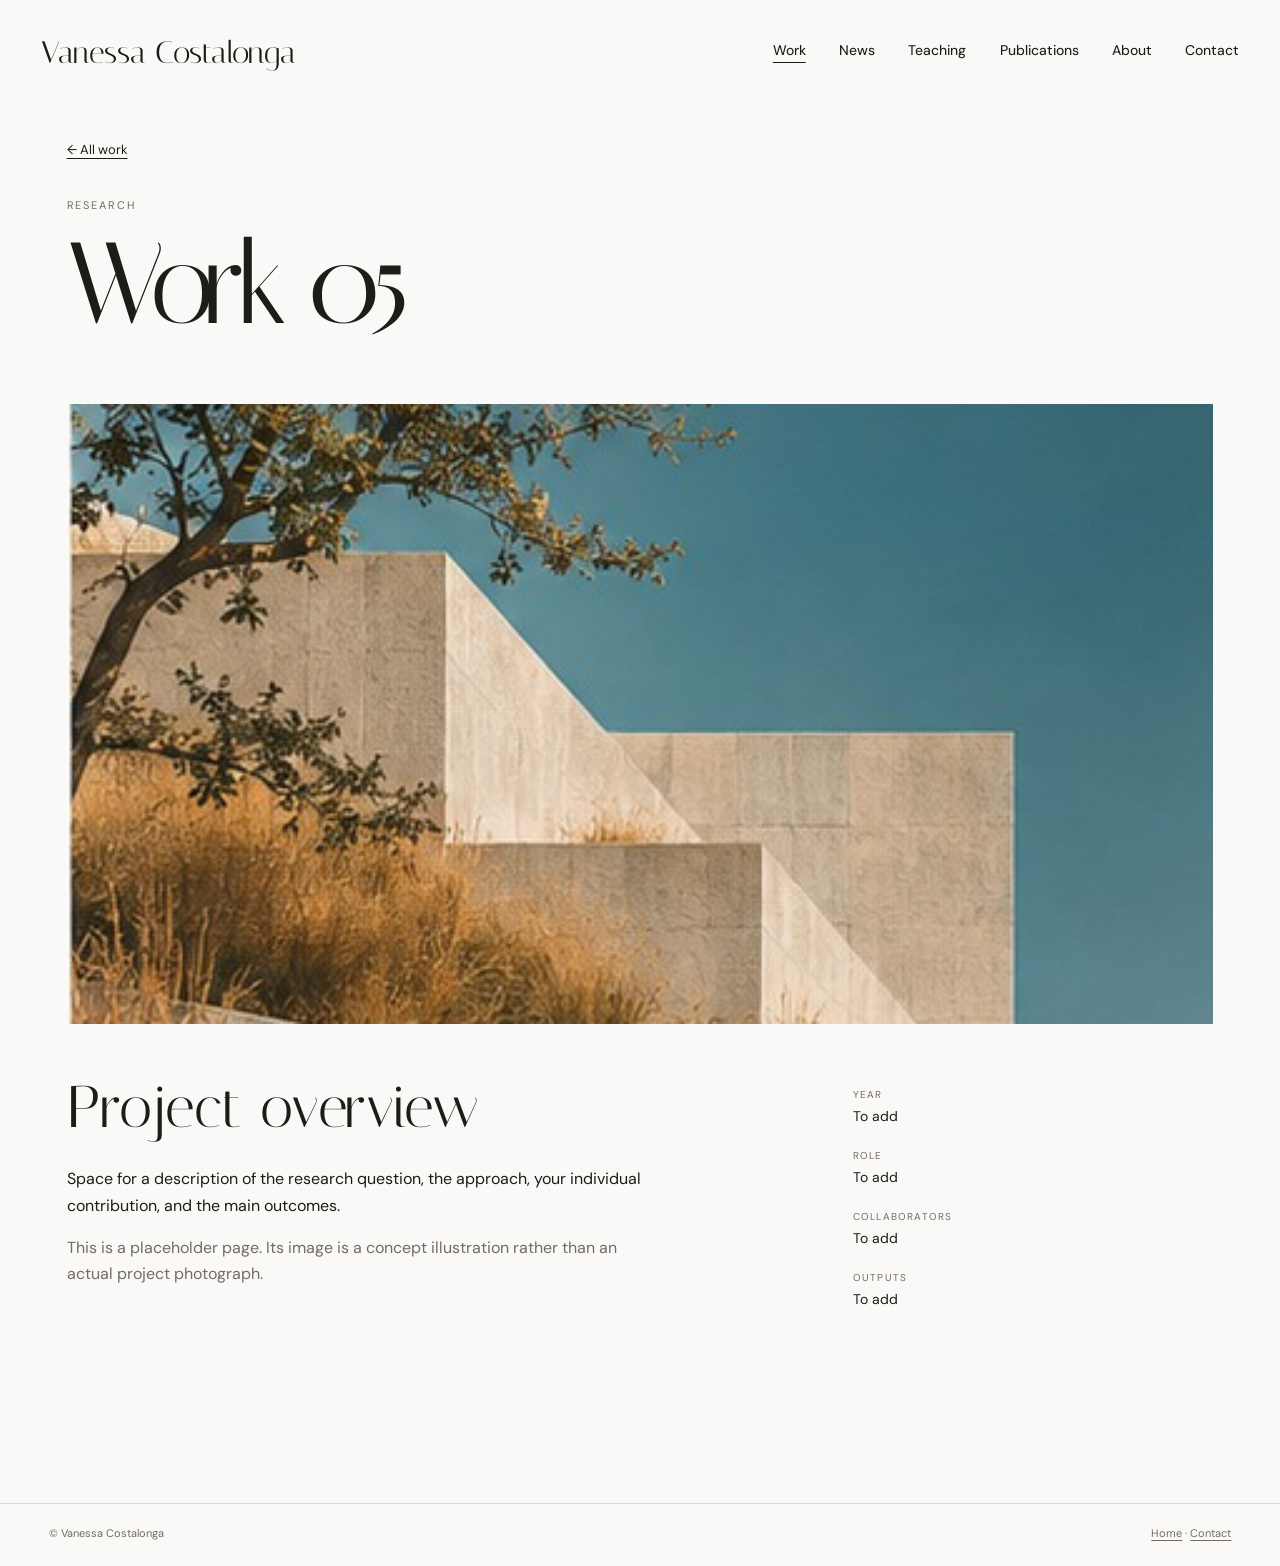
<file: work-05.html>
<!doctype html>
<html lang="en"><head><meta charset="utf-8"><meta name="viewport" content="width=device-width,initial-scale=1"><meta name="theme-color" content="#faf9f7"><meta name="description" content="Vanessa Costalonga — architecture, computational design, circular construction and inclusive housing."><link rel="icon" href="assets/favicon.svg" type="image/svg+xml"><link rel="stylesheet" href="assets/style.css"><title>Work 05 — Vanessa Costalonga</title></head><body class=""><a class="skip" href="#main">Skip to content</a><header class="site-header with-brand"><a class="small-brand" href="index.html" aria-label="Vanessa Costalonga — Home">Vanessa Costalonga</a><nav class="nav desktop-nav" aria-label="Primary navigation"><a href="work.html" aria-current="page">Work</a><a href="news.html">News</a><a href="teaching.html">Teaching</a><a href="publications.html">Publications</a><a href="about.html">About</a><a href="contact.html">Contact</a></nav><details class="mobile-menu"><summary>Menu <span aria-hidden="true">☰</span></summary><nav class="mobile-dropdown" aria-label="Mobile navigation"><a href="work.html" aria-current="page">Work</a><a href="news.html">News</a><a href="teaching.html">Teaching</a><a href="publications.html">Publications</a><a href="about.html">About</a><a href="contact.html">Contact</a></nav></details></header><main id="main"><section class="page"><a class="detail-back" href="work.html">← All work</a><p class="eyebrow">Research</p><div class="page-head"><h1 style="font-size:clamp(64px,9vw,140px)">Work 05</h1></div><img class="detail-image" src="assets/material-landscape.jpg" alt="Illustrative project image"><div class="detail-grid"><div><h2 class="subheading">Project overview</h2><p>Space for a description of the research question, the approach, your individual contribution, and the main outcomes.</p><p class="note">This is a placeholder page. Its image is a concept illustration rather than an actual project photograph.</p></div><dl><dt>Year</dt><dd>To add</dd><dt>Role</dt><dd>To add</dd><dt>Collaborators</dt><dd>To add</dd><dt>Outputs</dt><dd>To add</dd></dl></div></section></main><footer class="site-footer"><span>© Vanessa Costalonga</span><span><a href="index.html">Home</a> · <a href="contact.html">Contact</a></span></footer></body></html>
</file>
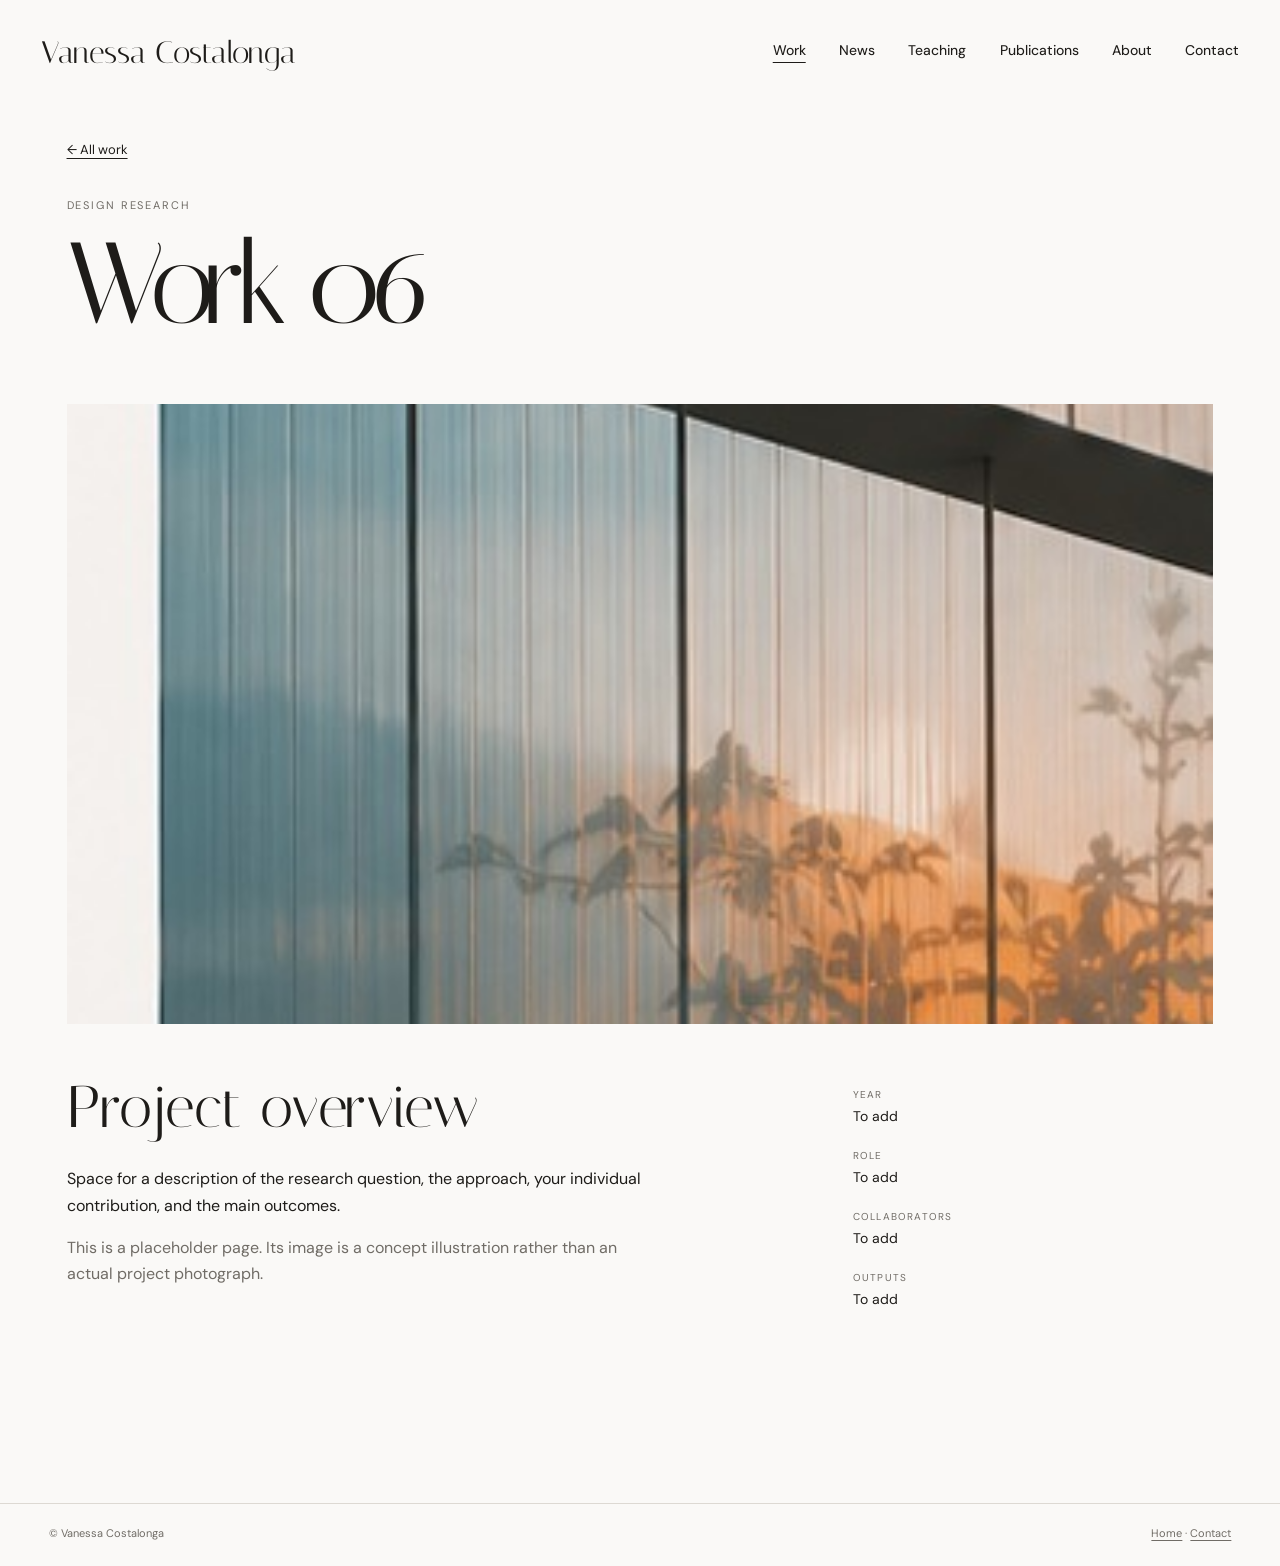
<file: work-06.html>
<!doctype html>
<html lang="en"><head><meta charset="utf-8"><meta name="viewport" content="width=device-width,initial-scale=1"><meta name="theme-color" content="#faf9f7"><meta name="description" content="Vanessa Costalonga — architecture, computational design, circular construction and inclusive housing."><link rel="icon" href="assets/favicon.svg" type="image/svg+xml"><link rel="stylesheet" href="assets/style.css"><title>Work 06 — Vanessa Costalonga</title></head><body class=""><a class="skip" href="#main">Skip to content</a><header class="site-header with-brand"><a class="small-brand" href="index.html" aria-label="Vanessa Costalonga — Home">Vanessa Costalonga</a><nav class="nav desktop-nav" aria-label="Primary navigation"><a href="work.html" aria-current="page">Work</a><a href="news.html">News</a><a href="teaching.html">Teaching</a><a href="publications.html">Publications</a><a href="about.html">About</a><a href="contact.html">Contact</a></nav><details class="mobile-menu"><summary>Menu <span aria-hidden="true">☰</span></summary><nav class="mobile-dropdown" aria-label="Mobile navigation"><a href="work.html" aria-current="page">Work</a><a href="news.html">News</a><a href="teaching.html">Teaching</a><a href="publications.html">Publications</a><a href="about.html">About</a><a href="contact.html">Contact</a></nav></details></header><main id="main"><section class="page"><a class="detail-back" href="work.html">← All work</a><p class="eyebrow">Design research</p><div class="page-head"><h1 style="font-size:clamp(64px,9vw,140px)">Work 06</h1></div><img class="detail-image" src="assets/facade-detail.jpg" alt="Illustrative project image"><div class="detail-grid"><div><h2 class="subheading">Project overview</h2><p>Space for a description of the research question, the approach, your individual contribution, and the main outcomes.</p><p class="note">This is a placeholder page. Its image is a concept illustration rather than an actual project photograph.</p></div><dl><dt>Year</dt><dd>To add</dd><dt>Role</dt><dd>To add</dd><dt>Collaborators</dt><dd>To add</dd><dt>Outputs</dt><dd>To add</dd></dl></div></section></main><footer class="site-footer"><span>© Vanessa Costalonga</span><span><a href="index.html">Home</a> · <a href="contact.html">Contact</a></span></footer></body></html>
</file>
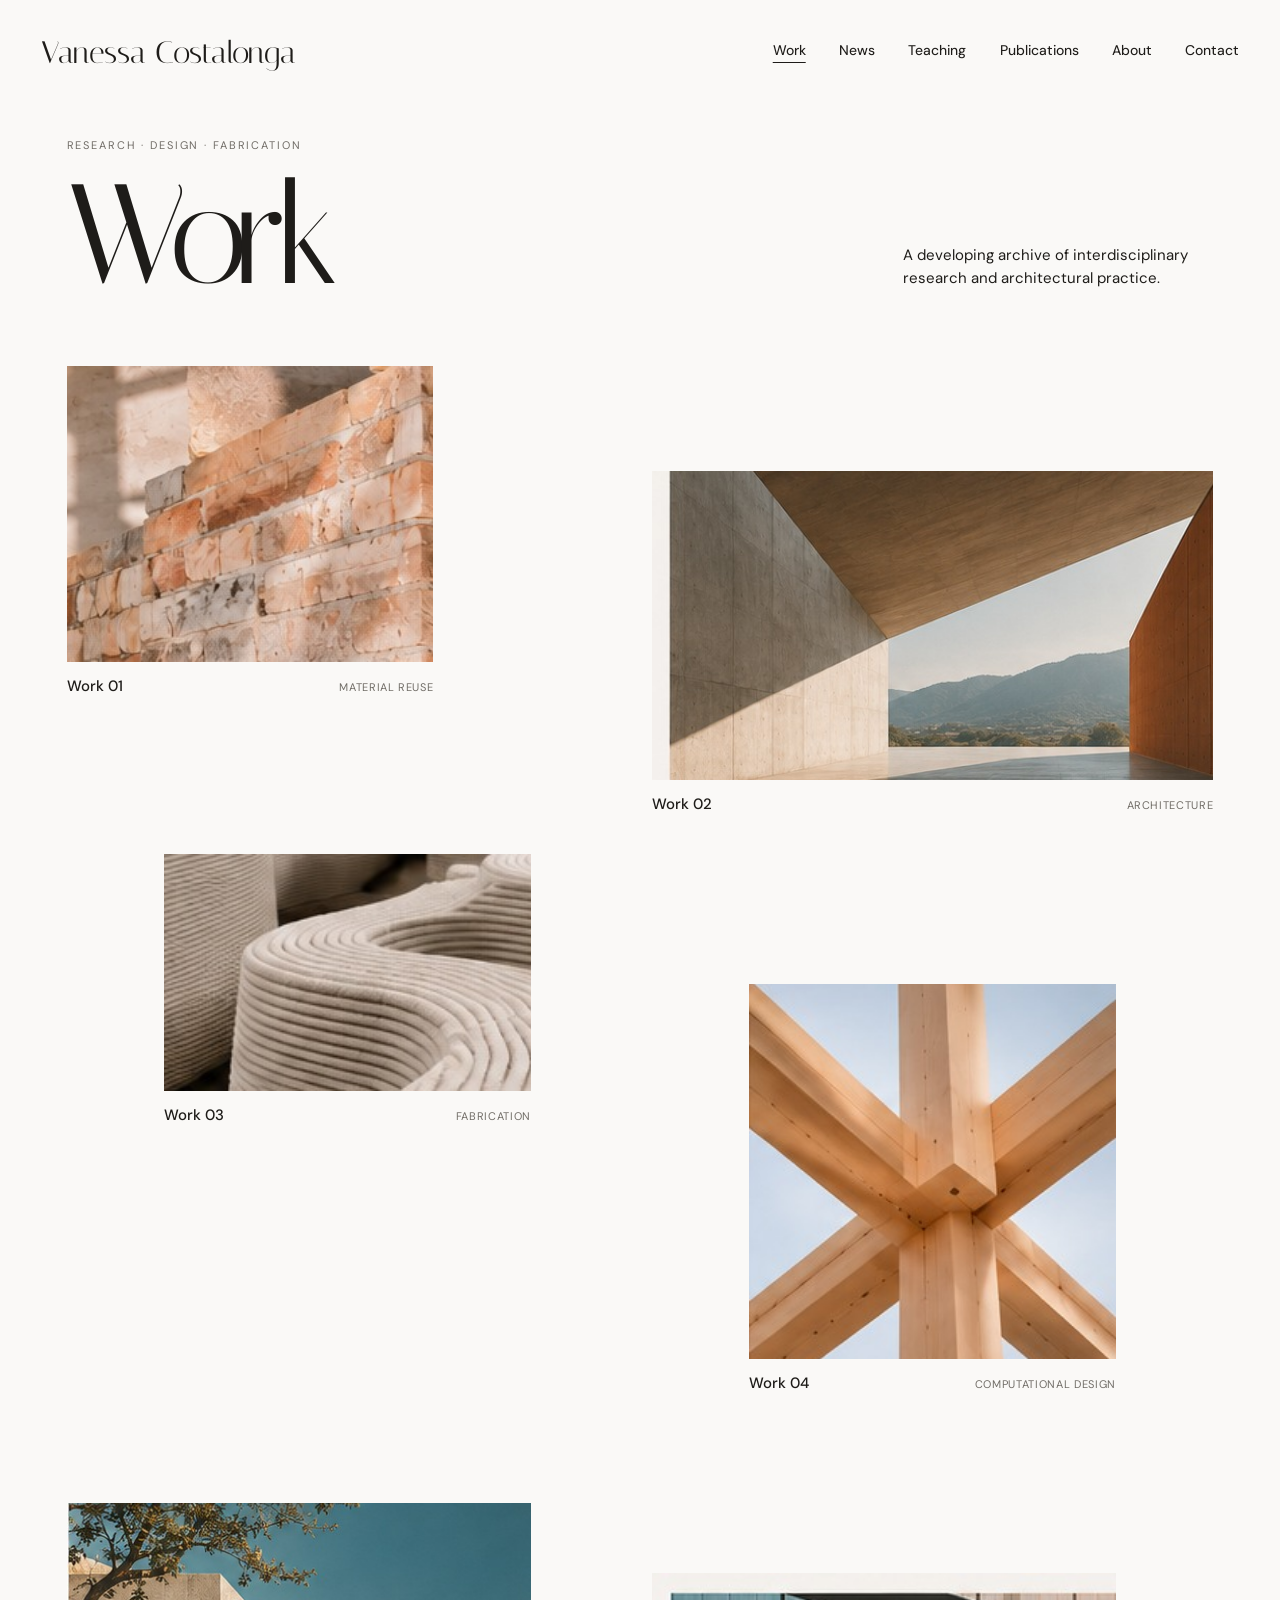
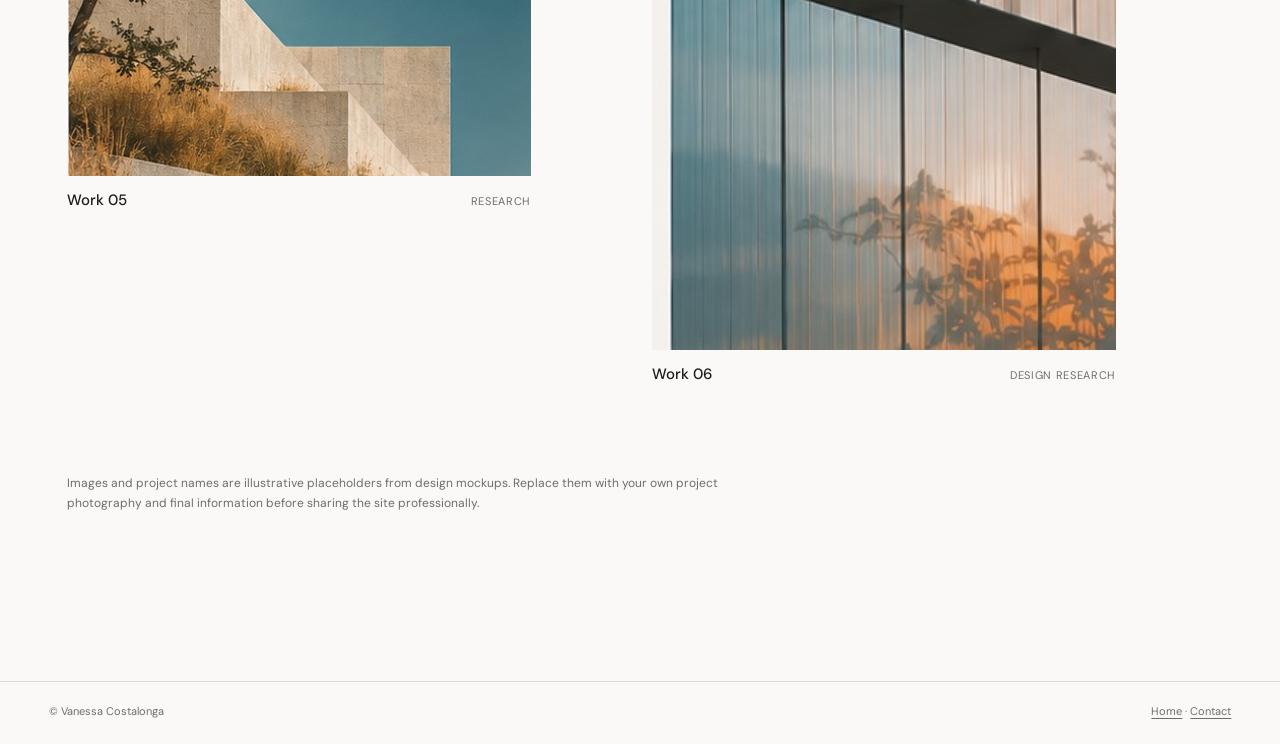
<file: work.html>
<!doctype html>
<html lang="en"><head><meta charset="utf-8"><meta name="viewport" content="width=device-width,initial-scale=1"><meta name="theme-color" content="#faf9f7"><meta name="description" content="Vanessa Costalonga — architecture, computational design, circular construction and inclusive housing."><link rel="icon" href="assets/favicon.svg" type="image/svg+xml"><link rel="stylesheet" href="assets/style.css"><title>Work — Vanessa Costalonga</title></head><body class=""><a class="skip" href="#main">Skip to content</a><header class="site-header with-brand"><a class="small-brand" href="index.html" aria-label="Vanessa Costalonga — Home">Vanessa Costalonga</a><nav class="nav desktop-nav" aria-label="Primary navigation"><a href="work.html" aria-current="page">Work</a><a href="news.html">News</a><a href="teaching.html">Teaching</a><a href="publications.html">Publications</a><a href="about.html">About</a><a href="contact.html">Contact</a></nav><details class="mobile-menu"><summary>Menu <span aria-hidden="true">☰</span></summary><nav class="mobile-dropdown" aria-label="Mobile navigation"><a href="work.html" aria-current="page">Work</a><a href="news.html">News</a><a href="teaching.html">Teaching</a><a href="publications.html">Publications</a><a href="about.html">About</a><a href="contact.html">Contact</a></nav></details></header><main id="main"><section class="page"><div class="page-head"><div><p class="eyebrow">Research · Design · Fabrication</p><h1>Work</h1></div><p class="page-lede">A developing archive of interdisciplinary research and architectural practice.</p></div><div class="work-atlas"><a href="work-01.html" class="work-piece"><div class="work-photo"><img src="assets/brick-study.jpg" alt="Illustrative placeholder for Work 01"></div><div class="work-meta"><strong>Work 01</strong><span>Material reuse</span></div></a><a href="work-02.html" class="work-piece"><div class="work-photo"><img src="assets/courtyard.jpg" alt="Illustrative placeholder for Work 02"></div><div class="work-meta"><strong>Work 02</strong><span>Architecture</span></div></a><a href="work-03.html" class="work-piece"><div class="work-photo"><img src="assets/printed-material.jpg" alt="Illustrative placeholder for Work 03"></div><div class="work-meta"><strong>Work 03</strong><span>Fabrication</span></div></a><a href="work-04.html" class="work-piece"><div class="work-photo"><img src="assets/timber-joint.jpg" alt="Illustrative placeholder for Work 04"></div><div class="work-meta"><strong>Work 04</strong><span>Computational design</span></div></a><a href="work-05.html" class="work-piece"><div class="work-photo"><img src="assets/material-landscape.jpg" alt="Illustrative placeholder for Work 05"></div><div class="work-meta"><strong>Work 05</strong><span>Research</span></div></a><a href="work-06.html" class="work-piece"><div class="work-photo"><img src="assets/facade-detail.jpg" alt="Illustrative placeholder for Work 06"></div><div class="work-meta"><strong>Work 06</strong><span>Design research</span></div></a></div><p class="note" style="margin-top:90px">Images and project names are illustrative placeholders from design mockups. Replace them with your own project photography and final information before sharing the site professionally.</p></section></main><footer class="site-footer"><span>© Vanessa Costalonga</span><span><a href="index.html">Home</a> · <a href="contact.html">Contact</a></span></footer></body></html>
</file>
<file: assets/style.css>
@import url('https://fonts.googleapis.com/css2?family=DM+Sans:wght@400;450;500;600&family=Italiana&display=swap');
:root{color-scheme:light;--paper:#faf9f7;--ink:#1e1c19;--muted:#706c66;--line:#ddd9d3;--font-serif:'Italiana','Didot','Bodoni MT','Times New Roman',serif;--font-sans:'DM Sans','Inter','Helvetica Neue',Arial,sans-serif}
*,*::before,*::after{box-sizing:border-box}html{scroll-behavior:smooth}body{margin:0;background:var(--paper);color:var(--ink);font-family:var(--font-sans);-webkit-font-smoothing:antialiased}img{display:block;max-width:100%;height:auto}a{color:inherit;text-decoration:none}a:focus-visible,summary:focus-visible{outline:2px solid currentColor;outline-offset:5px}.skip{position:absolute;left:-10000px}.skip:focus{left:18px;top:18px;z-index:99;background:white;padding:10px}
.site-header{position:relative;z-index:25;min-height:93px;display:flex;align-items:flex-start;justify-content:flex-end;padding:42px max(3.2vw,24px) 0}.site-header.with-brand{justify-content:space-between;align-items:flex-start}.small-brand{font:400 31px/1 var(--font-serif);white-space:nowrap;margin-top:-5px}.nav{display:flex;gap:clamp(19px,2.6vw,41px);align-items:center;justify-content:flex-end}.nav a{font-size:14px;font-weight:450;line-height:1.2;white-space:nowrap;transition:opacity .2s}.nav a:hover,.nav a[aria-current="page"]{text-decoration:underline;text-underline-offset:7px;text-decoration-thickness:1px}.mobile-menu{display:none}
/* HOMEPAGE: layered photographs and constant black overprinted typography */
.home-hero{position:relative;max-width:1700px;margin:0 auto;height:clamp(665px,63vw,910px);isolation:isolate}.hero-art{position:absolute;display:block;overflow:hidden;background:#e5dfd7;z-index:1}.hero-art img{width:100%;height:100%;object-fit:cover}.hero-main{left:24.2%;top:15.1%;width:50.5%;height:34.6%}.hero-main img{object-position:50% 48%}.hero-wood{right:6.45%;top:5.0%;width:17%;height:32.0%}.hero-wood img{object-position:50% 45%}.hero-print{left:10.3%;top:46.7%;width:17.1%;height:15.1%}.hero-print img{object-position:50% 50%}
.hero-name{position:absolute;z-index:9;display:block;color:var(--ink)!important;font-family:var(--font-serif);font-weight:400;letter-spacing:-.075em;line-height:.9;white-space:nowrap;mix-blend-mode:normal!important;isolation:isolate}.hero-name:hover{color:var(--ink)!important}.hero-first{left:3.8%;top:1.8%;font-size:clamp(96px,13.2vw,220px)}.hero-last{left:34.2%;top:43.0%;font-size:clamp(92px,12.8vw,212px)}.hero-description{position:absolute;z-index:5;top:24.6%;left:5.3%;width:clamp(180px,16.6vw,260px);font-size:clamp(15px,1.1vw,19px);line-height:1.3;letter-spacing:-.025em}.hero-description p{margin:0 0 20px}.hero-description .text-link{display:inline-flex;align-items:center;gap:13px;font-size:20px;line-height:1}.text-link .arrow{transition:transform .2s}.text-link:hover .arrow{transform:translateX(5px)}.hero-caption{position:absolute;bottom:5.5%;left:5.3%;font-size:10px;letter-spacing:.15em;text-transform:uppercase;color:var(--muted)}
.site-footer{max-width:1640px;margin:40px auto 0;border-top:1px solid var(--line);padding:22px 3.8vw 26px;display:flex;align-items:center;justify-content:space-between;gap:15px;font-size:11px;color:var(--muted)}.site-footer a{text-decoration:underline;text-underline-offset:3px}
/* Other pages */
.page{max-width:1520px;margin:0 auto;padding:45px clamp(25px,5.2vw,85px) 115px;min-height:calc(100vh - 210px)}.eyebrow{font-size:11px;letter-spacing:.17em;text-transform:uppercase;color:var(--muted);margin:0 0 22px}.page-head{display:flex;justify-content:space-between;align-items:end;gap:40px;margin:0 0 70px}.page-head h1{font-family:var(--font-serif);font-size:clamp(88px,11vw,175px);font-weight:400;letter-spacing:-.066em;line-height:.87;margin:0}.page-lede{font-size:15px;max-width:310px;line-height:1.5;margin:0 0 7px}.muted{color:var(--muted)}
/* Open irregular atlas layout, not grid of identical tiles. */
.work-atlas{display:grid;grid-template-columns:repeat(12,minmax(0,1fr));column-gap:1.8vw;row-gap:85px}.work-piece{display:block;min-width:0;align-self:start}.work-piece:nth-child(6n+1){grid-column:1 / span 4}.work-piece:nth-child(6n+2){grid-column:7 / span 6;margin-top:105px}.work-piece:nth-child(6n+3){grid-column:2 / span 4;margin-top:-45px}.work-piece:nth-child(6n+4){grid-column:8 / span 4;margin-top:85px}.work-piece:nth-child(6n+5){grid-column:1 / span 5;margin-top:25px}.work-piece:nth-child(6n+6){grid-column:7 / span 5;margin-top:95px}.work-photo{overflow:hidden;background:#e4dfd7}.work-photo img{display:block;width:100%;height:100%;object-fit:cover;transition:transform .6s cubic-bezier(.2,.8,.2,1)}.work-piece:hover .work-photo img{transform:scale(1.035)}.work-piece:nth-child(6n+1) .work-photo{aspect-ratio:1.24}.work-piece:nth-child(6n+2) .work-photo{aspect-ratio:1.82}.work-piece:nth-child(6n+3) .work-photo{aspect-ratio:1.55}.work-piece:nth-child(6n+4) .work-photo{aspect-ratio:.98}.work-piece:nth-child(6n+5) .work-photo{aspect-ratio:1.7}.work-piece:nth-child(6n+6) .work-photo{aspect-ratio:1.23}.work-meta{display:flex;justify-content:space-between;align-items:baseline;gap:10px;margin-top:14px}.work-meta strong{font-size:15px;font-weight:500}.work-meta span{font-size:11px;text-transform:uppercase;letter-spacing:.06em;color:var(--muted)}
.archive-list{border-top:1px solid var(--line)}.archive-item{display:grid;grid-template-columns:140px minmax(0,1fr) 180px;gap:30px;border-bottom:1px solid var(--line);padding:29px 0;align-items:baseline}.archive-item strong{font-size:clamp(18px,2.2vw,29px);font-weight:400;letter-spacing:-.035em}.archive-item>span{font-size:12px;color:var(--muted)}.note{font-size:12px;color:var(--muted);line-height:1.65;max-width:670px}.surface-block{background:#f0eeea;min-height:310px;display:flex;align-items:center;justify-content:center;color:#8a8580;font:400 14px var(--font-sans)}.two-cols{display:grid;grid-template-columns:minmax(0,1.15fr) minmax(250px,.85fr);gap:clamp(40px,7vw,120px);align-items:start}.reading-copy{max-width:620px;font-size:clamp(17px,1.8vw,23px);line-height:1.47;letter-spacing:-.03em}.subheading{font-family:var(--font-serif);font-size:clamp(40px,4.6vw,70px);font-weight:400;margin:0 0 24px}.rule-list{list-style:none;margin:32px 0 0;padding:0;border-top:1px solid var(--line)}.rule-list li{padding:18px 0;border-bottom:1px solid var(--line)}.detail-back{display:inline-block;text-decoration:underline;text-underline-offset:4px;margin:0 0 40px;font-size:13px}.detail-image{width:100%;max-height:620px;object-fit:cover}.detail-grid{display:grid;grid-template-columns:2fr 1fr;gap:65px;margin-top:48px}.detail-grid p{max-width:580px;font-size:16px;line-height:1.65}.detail-grid dt{font-size:10px;color:var(--muted);text-transform:uppercase;letter-spacing:.12em;margin:0 0 6px}.detail-grid dd{font-size:14px;margin:0 0 24px}
@media(max-width:1050px){.site-header{min-height:78px;padding-top:30px}.nav{gap:20px}.nav a{font-size:13px}.hero-first{font-size:14vw;top:5%}.hero-last{font-size:13.3vw;top:43.5%}.hero-description{left:4%;top:25%;font-size:15px}.hero-wood{right:5%}}
@media(max-width:700px){.site-header{padding:24px 22px 0;min-height:76px;align-items:flex-start}.small-brand{font-size:23px;margin-top:1px}.desktop-nav{display:none}.mobile-menu{display:block;position:relative;font-size:14px}.mobile-menu summary{list-style:none;cursor:pointer;text-align:right;position:relative;z-index:35}.mobile-menu summary::-webkit-details-marker{display:none}.mobile-menu[open] .mobile-dropdown{display:flex}.mobile-dropdown{position:absolute;right:0;top:35px;background:var(--paper);border:1px solid var(--line);min-width:204px;padding:20px 24px;box-shadow:0 14px 22px rgba(0,0,0,.06);display:flex;flex-direction:column;align-items:flex-start;gap:19px;z-index:35}.mobile-dropdown a{font-size:14px}.home-hero{height:735px;max-height:none}.hero-first{left:4.5%;top:2.1%;font-size:clamp(70px,18.2vw,124px);letter-spacing:-.075em}.hero-main{left:20%;top:20%;width:72%;height:31%}.hero-main img{object-position:47% 50%}.hero-wood{right:5%;top:7%;width:27%;height:18.8%}.hero-print{left:7%;top:48%;width:31%;height:14%}.hero-last{left:8%;top:54%;font-size:clamp(59px,16.2vw,109px);letter-spacing:-.082em;max-width:100%}.hero-description{left:7%;top:70%;width:85%;max-width:340px;font-size:16px;line-height:1.35}.hero-description p{max-width:275px}.hero-caption{bottom:1.5%;left:7%}.page{padding:29px 24px 80px}.page-head{display:block;margin-bottom:45px}.page-head h1{font-size:clamp(74px,18vw,115px);margin:0 0 25px}.page-lede{max-width:430px}.work-atlas{grid-template-columns:repeat(2,minmax(0,1fr));column-gap:17px;row-gap:35px}.work-piece:nth-child(n){grid-column:auto;margin-top:0}.work-piece:nth-child(2n){margin-top:60px}.work-piece:nth-child(n) .work-photo{aspect-ratio: .95}.work-meta{display:block}.work-meta strong{display:block;font-size:14px;margin-bottom:4px}.work-meta span{font-size:10px}.archive-item{grid-template-columns:70px 1fr;gap:10px 15px;padding:23px 0}.archive-item strong{font-size:19px}.archive-item>span:last-child{grid-column:2}.two-cols,.detail-grid{grid-template-columns:1fr;gap:28px}.site-footer{padding:20px 22px;align-items:flex-start;flex-direction:column;margin-top:20px}}
@media(max-width:390px){.hero-first{font-size:17.5vw}.hero-last{font-size:15.9vw}.hero-main{left:17%;width:77%}.hero-description{top:69%}}
@media(prefers-reduced-motion:reduce){*,*::before,*::after{scroll-behavior:auto!important;transition:none!important}}
</file>
